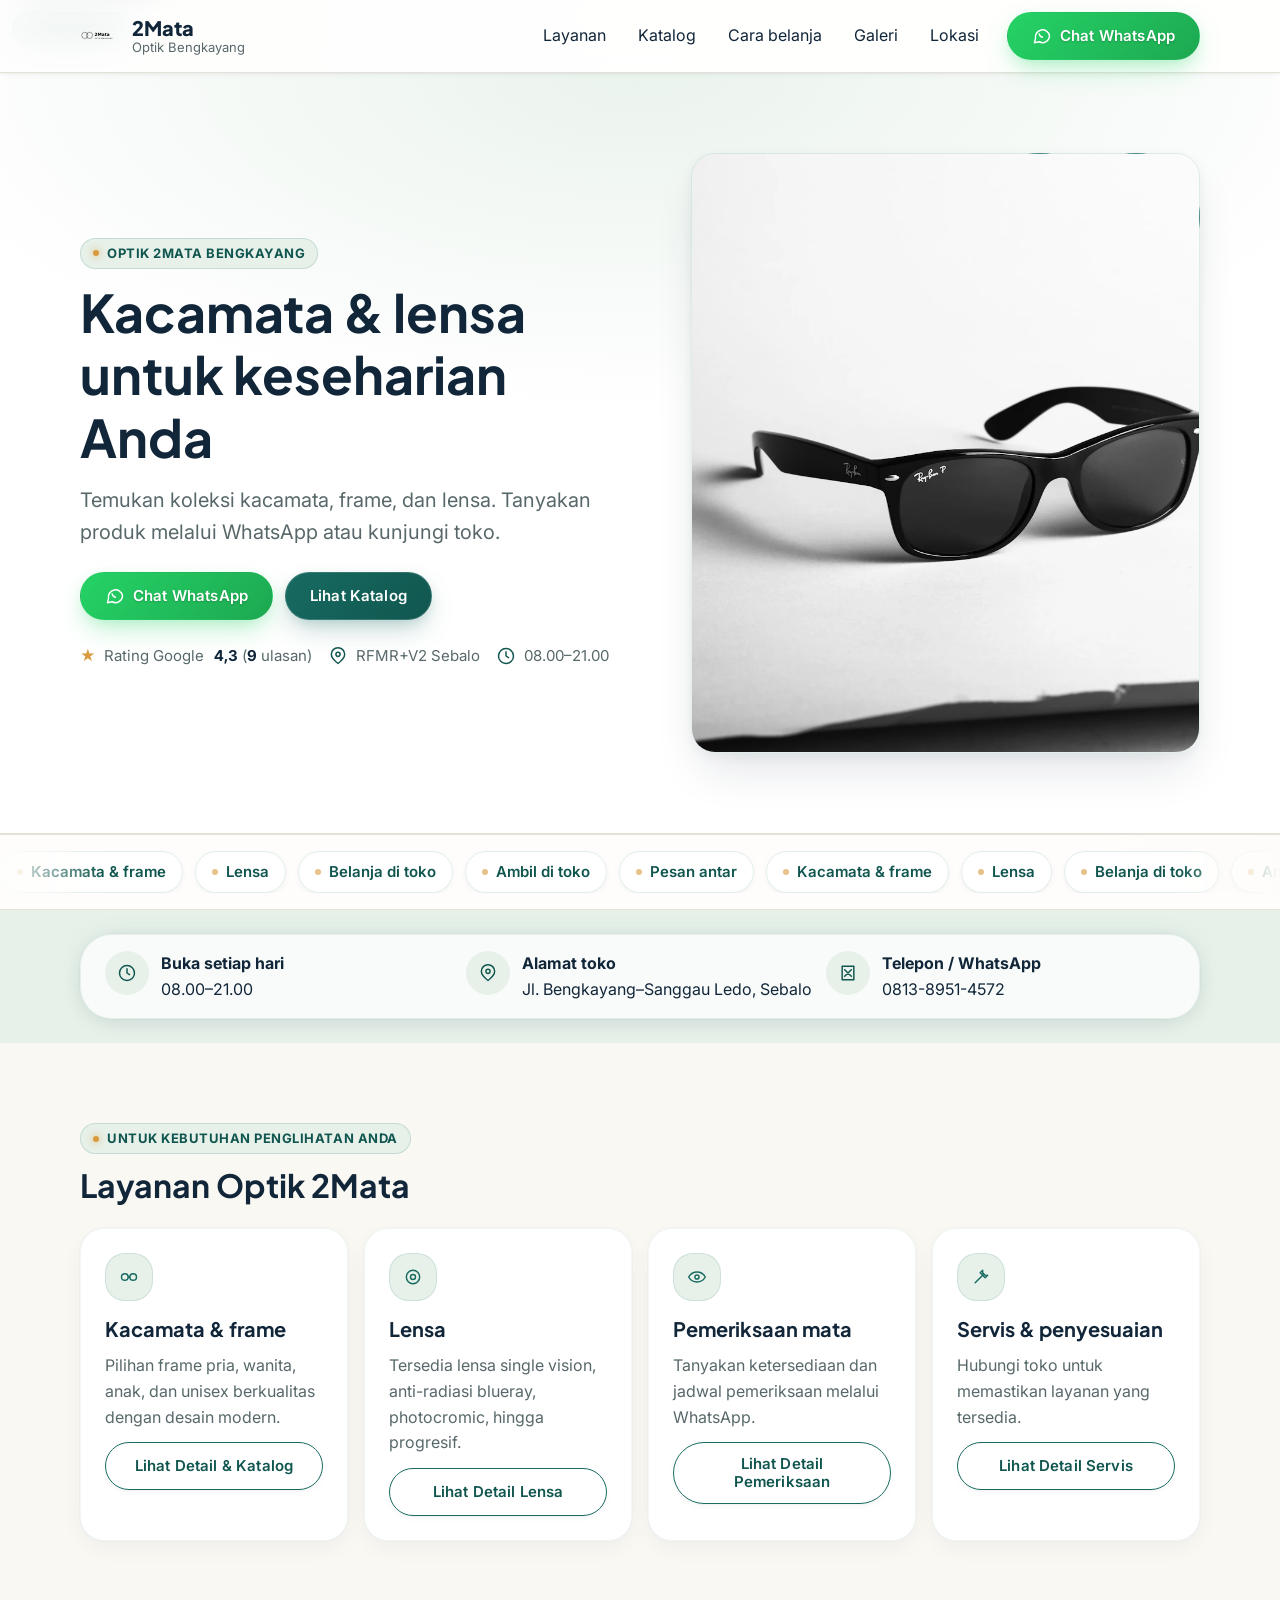
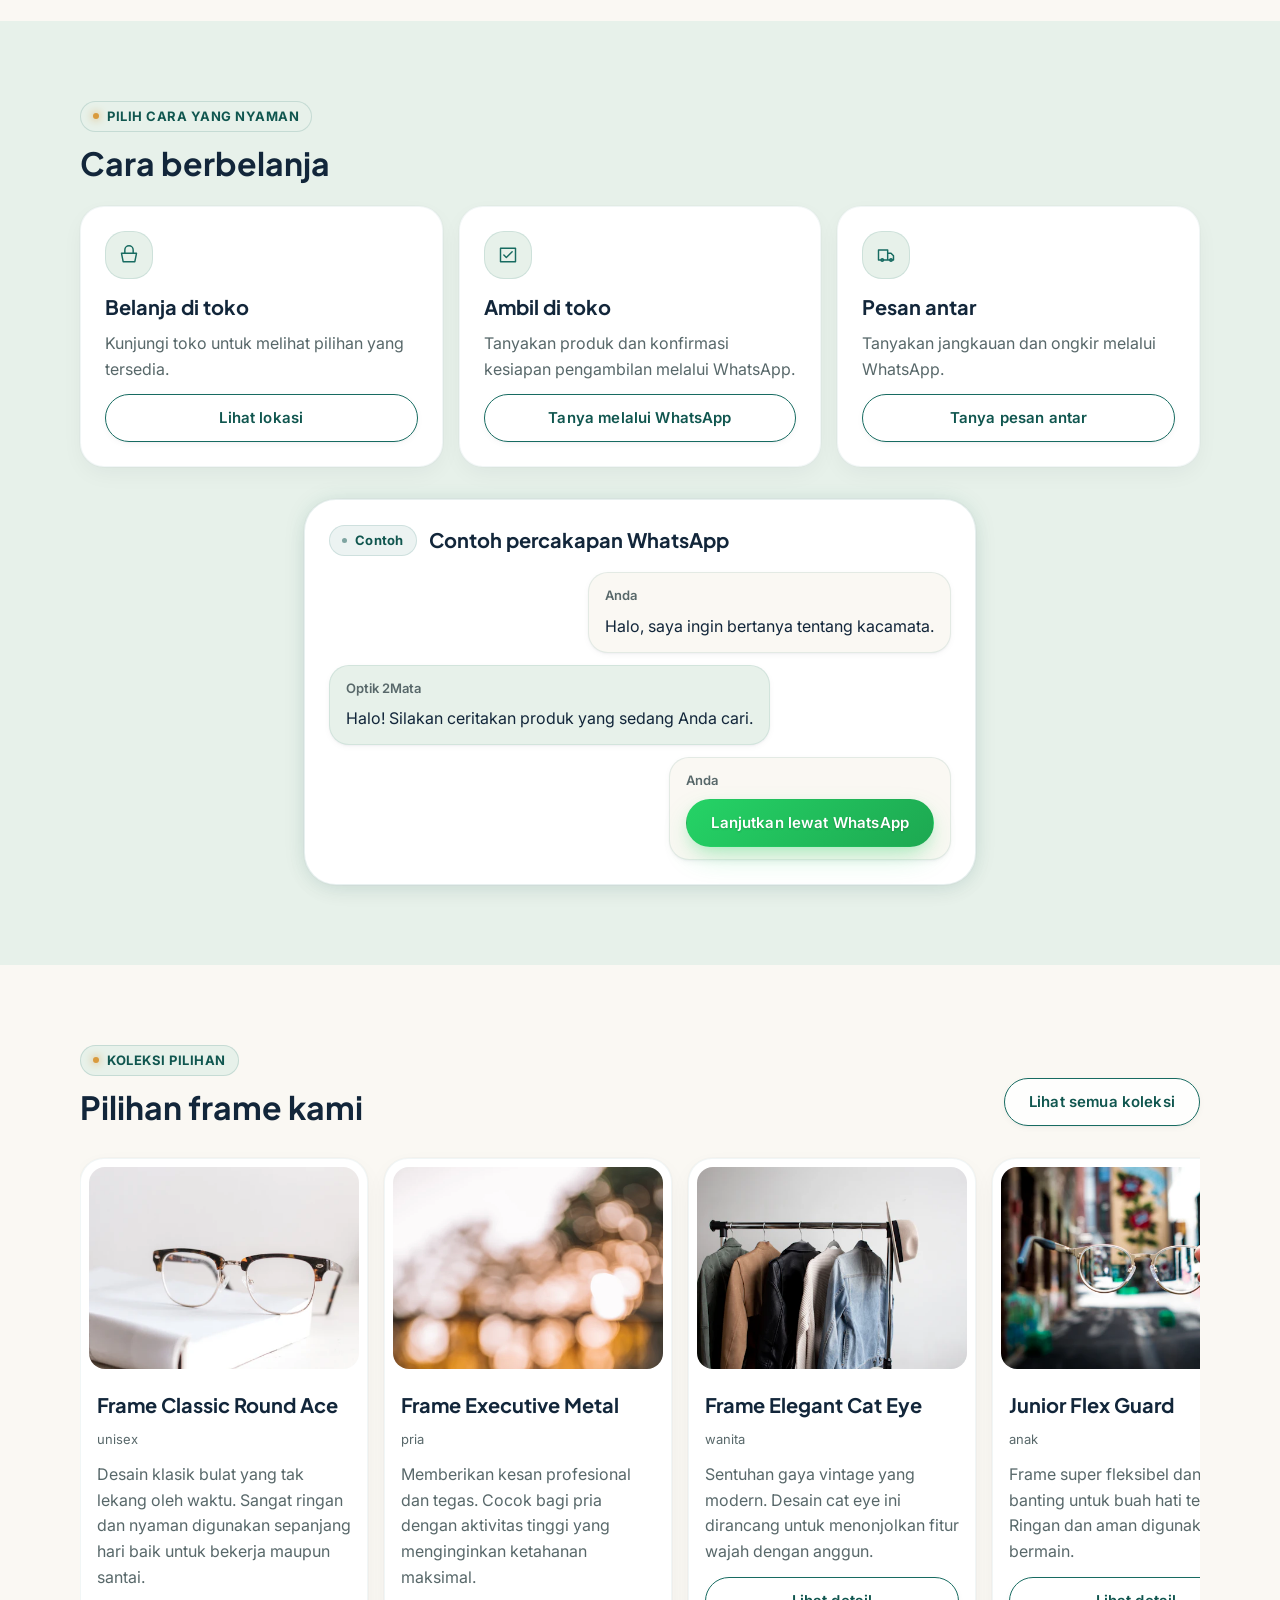
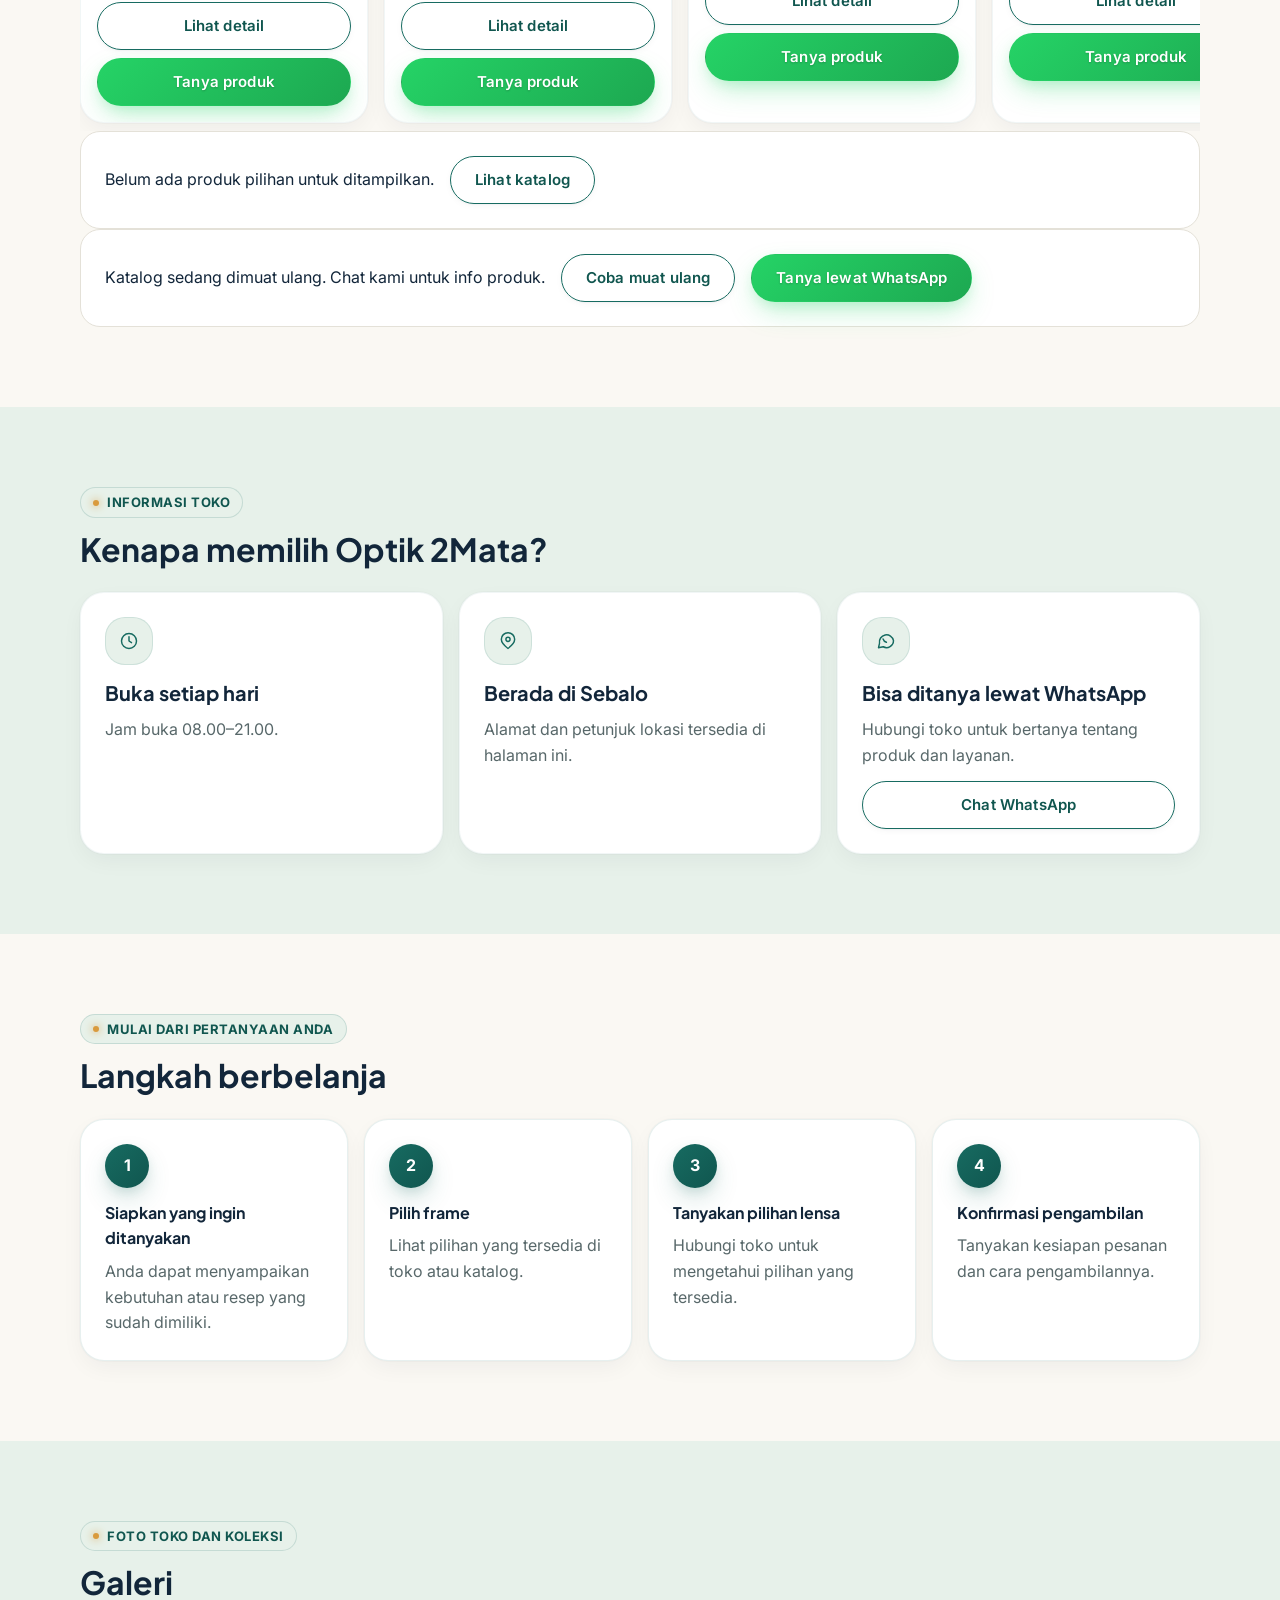
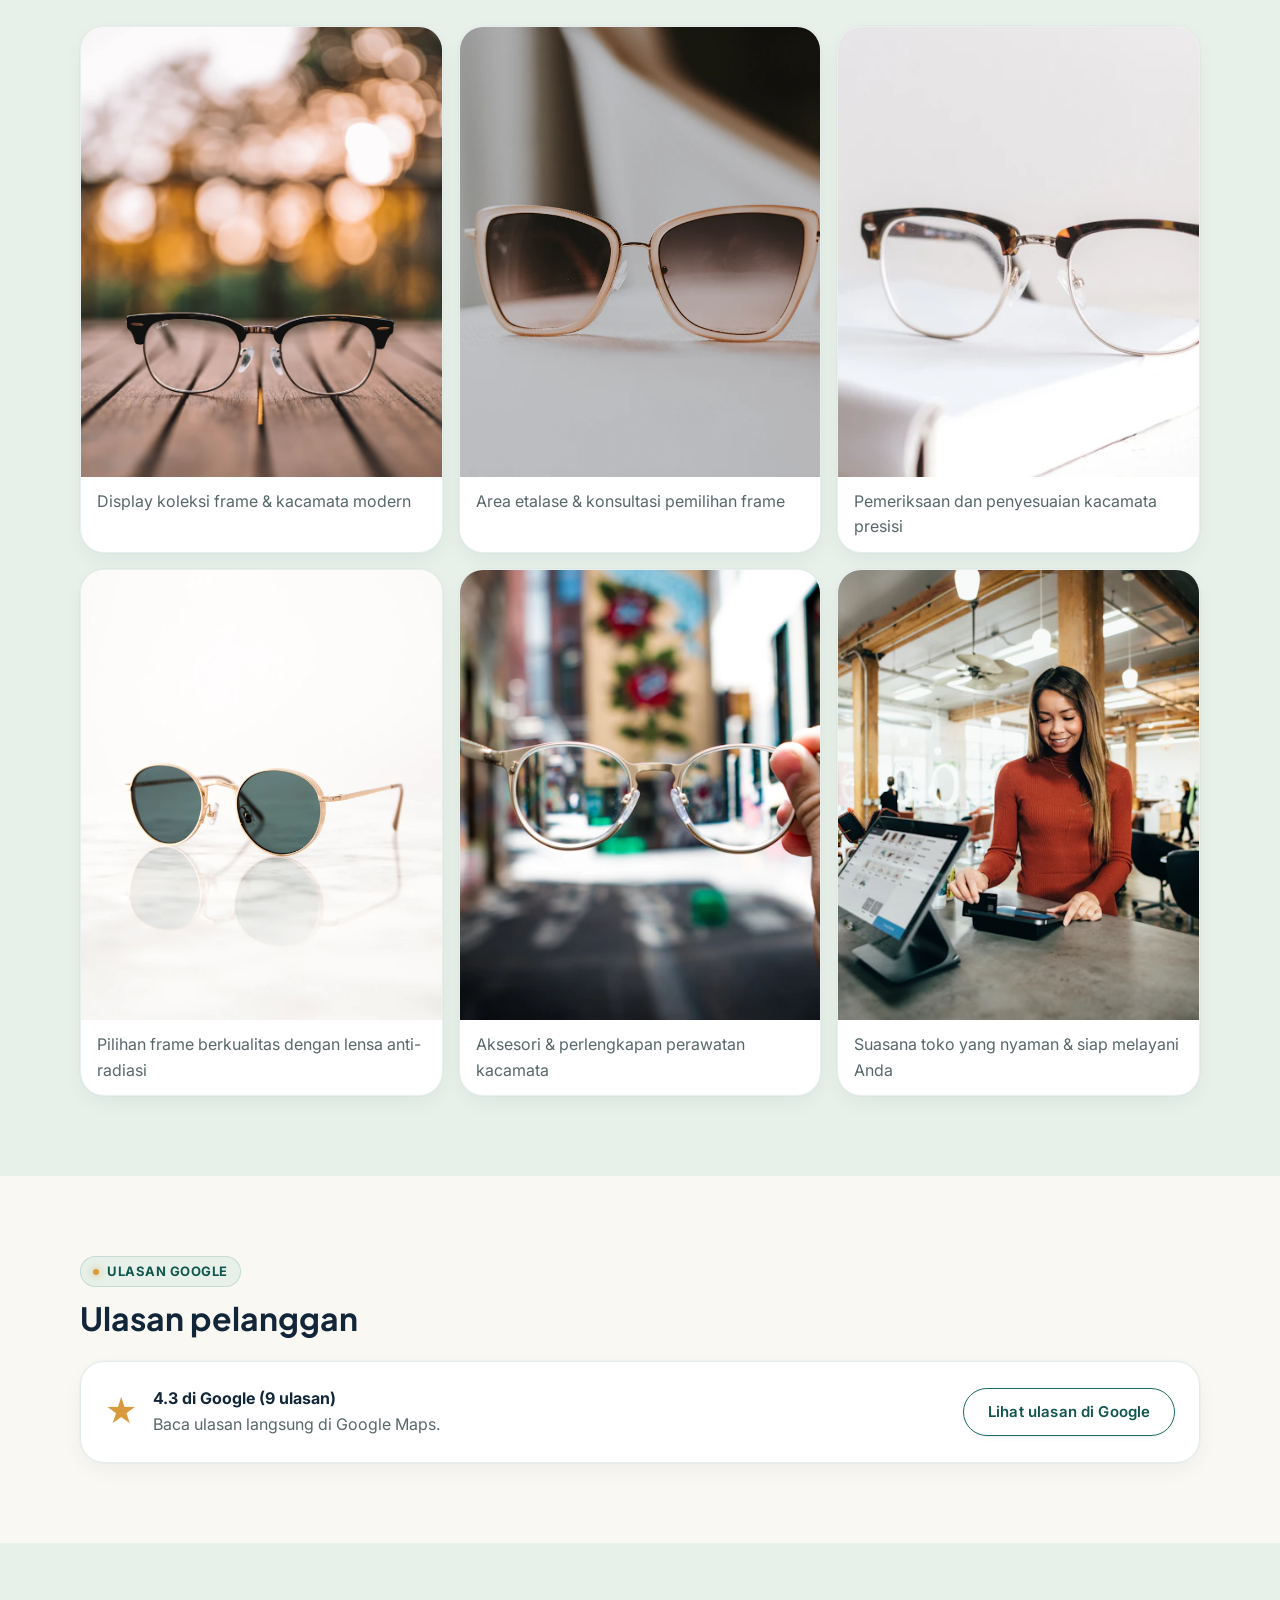
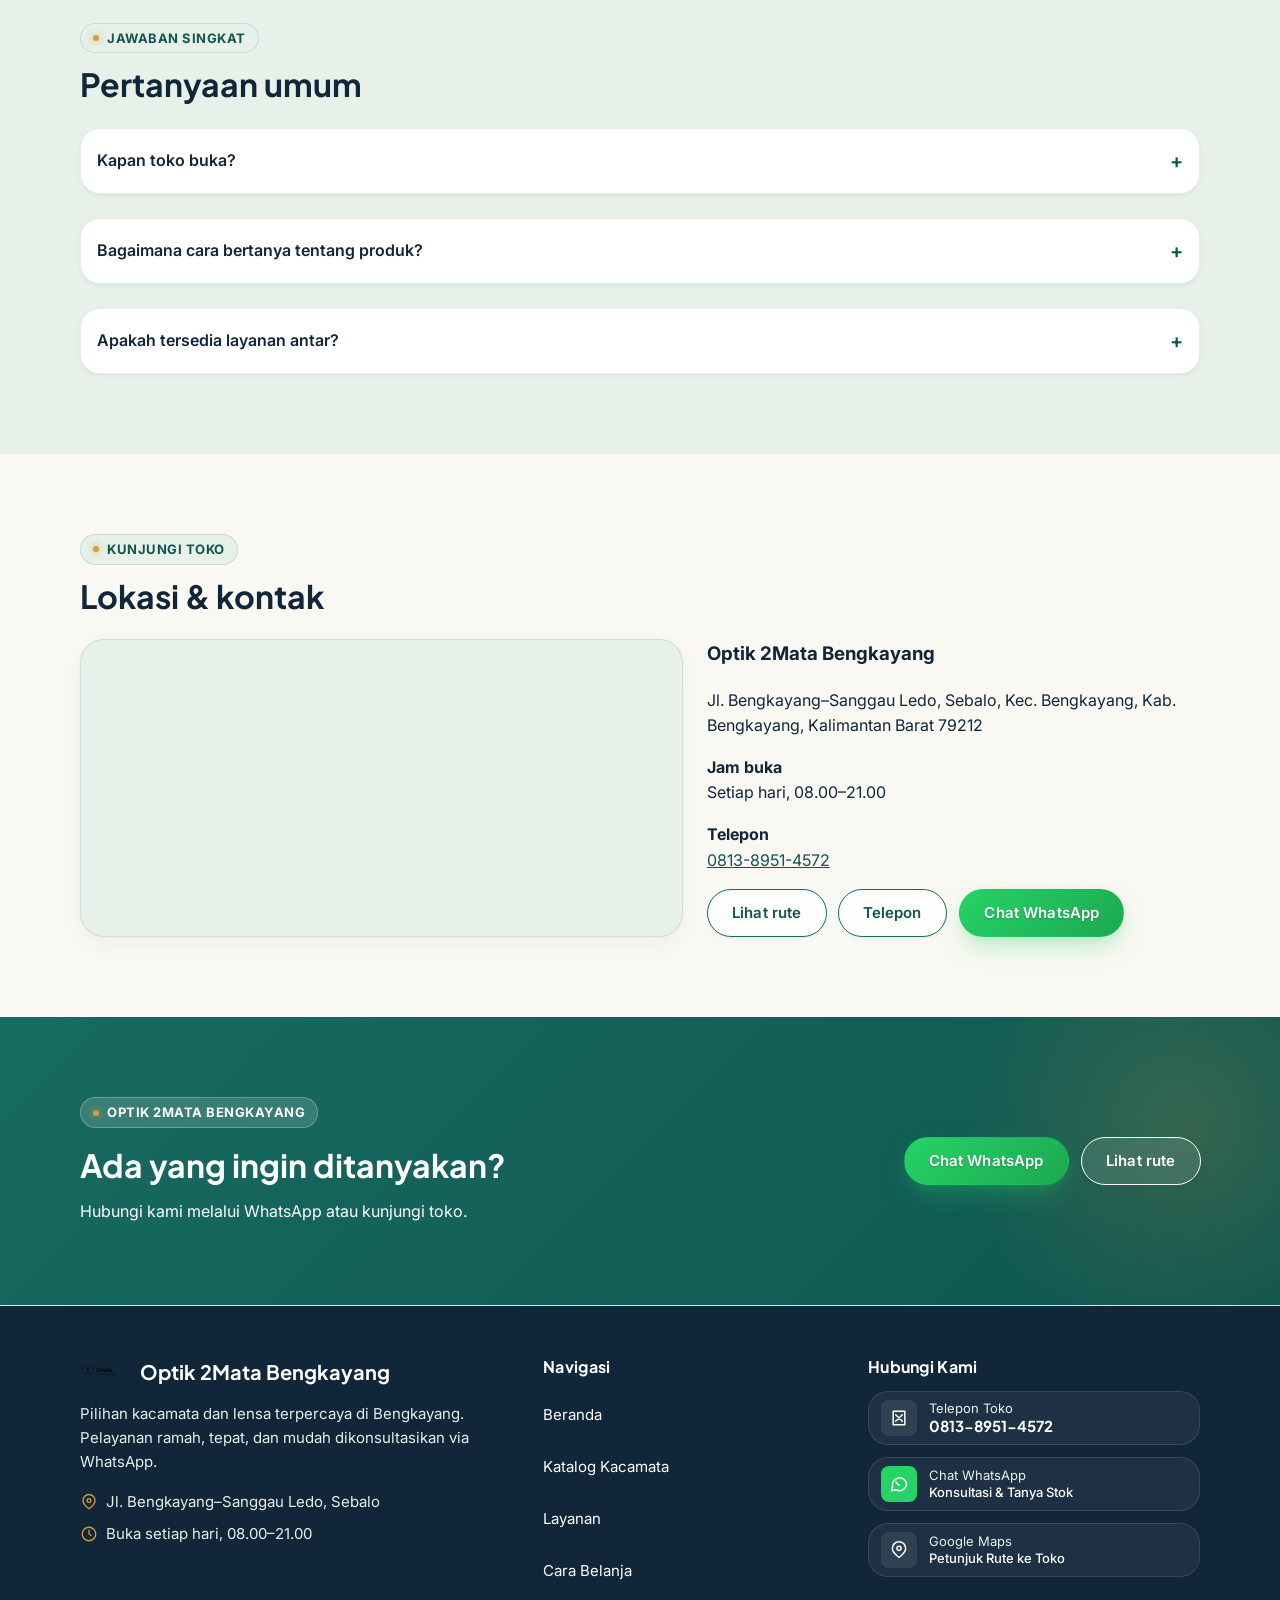
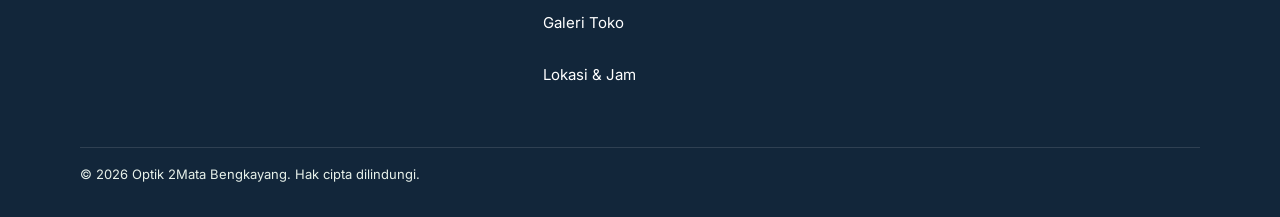
<file: index.html>
<!doctype html>
<html lang="id">
  <head>
    <meta charset="utf-8">
    <meta name="viewport" content="width=device-width, initial-scale=1">
    <meta name="description" content="Optik 2Mata Bengkayang di Sebalo. Kacamata, lensa, dan layanan optik. Buka setiap hari 08.00–21.00. Chat WhatsApp untuk tanya produk.">
    <link rel="canonical" href="https://arrowtin.github.io/optik2mata/">
    <meta property="og:type" content="website">
    <meta property="og:locale" content="id_ID">
    <meta property="og:site_name" content="Optik 2Mata Bengkayang">
    <meta property="og:title" content="Optik 2Mata Bengkayang — Kacamata &amp; Lensa di Sebalo">
    <meta property="og:description" content="Kacamata, lensa, dan layanan optik. Buka setiap hari 08.00–21.00.">
    <meta property="og:url" content="https://arrowtin.github.io/optik2mata/">
    <meta property="og:image" content="https://arrowtin.github.io/optik2mata/assets/img/brand/og-image.svg">
    <meta property="og:image:type" content="image/svg+xml">
    <meta property="og:image:width" content="1200">
    <meta property="og:image:height" content="630">
    <meta property="og:image:alt" content="Optik 2Mata Bengkayang — kacamata dan lensa di Sebalo">
    <meta name="twitter:card" content="summary_large_image">
    <meta name="twitter:image" content="https://arrowtin.github.io/optik2mata/assets/img/brand/og-image.svg">
    <title>Optik 2Mata Bengkayang — Kacamata &amp; Lensa di Sebalo</title>
    <link rel="icon" href="assets/img/brand/favicon.svg" type="image/svg+xml">
    <link rel="manifest" href="site.webmanifest">
    <script type="application/ld+json">
      {
        "@context": "https://schema.org",
        "@type": "Optician",
        "name": "Optik 2Mata Bengkayang",
        "image": "https://arrowtin.github.io/optik2mata/assets/img/brand/og-image.svg",
        "telephone": "+6281389514572",
        "address": {
          "@type": "PostalAddress",
          "streetAddress": "Jl. Bengkayang–Sanggau Ledo, Sebalo",
          "addressLocality": "Bengkayang",
          "addressRegion": "Kalimantan Barat",
          "postalCode": "79212",
          "addressCountry": "ID"
        },
        "openingHoursSpecification": [{
          "@type": "OpeningHoursSpecification",
          "dayOfWeek": ["Monday", "Tuesday", "Wednesday", "Thursday", "Friday", "Saturday", "Sunday"],
          "opens": "08:00",
          "closes": "21:00"
        }],
        "url": "https://arrowtin.github.io/optik2mata/",
        "hasMap": "https://maps.app.goo.gl/6pxQiTFackUhvsSF7"
      }
    </script>
    <link rel="preconnect" href="https://fonts.googleapis.com">
    <link rel="preconnect" href="https://fonts.gstatic.com" crossorigin>
    <link rel="preload" href="https://fonts.googleapis.com/css2?family=Plus+Jakarta+Sans:wght@700..800&amp;family=Inter:wght@400..600&amp;display=swap" as="style">
    <noscript><link href="https://fonts.googleapis.com/css2?family=Plus+Jakarta+Sans:wght@700..800&amp;family=Inter:wght@400..600&amp;display=swap" rel="stylesheet"></noscript>
    <link rel="preload" href="assets/img/foto/1572635196237-14b3f281503f-1000.webp" as="image" fetchpriority="high">
    <link rel="stylesheet" href="assets/css/tokens.css">
    <link rel="stylesheet" href="assets/css/base.css">
    <link rel="stylesheet" href="assets/css/components.css">
    <link rel="stylesheet" href="assets/css/pages.css">
    <link rel="stylesheet" href="assets/css/motion.css">
  </head>
  <body id="top" class="has-floating-wa">
    <a class="skip-link" href="#konten">Lewati ke konten</a>
    <header class="site-header">
      <div class="container navbar">
        <a class="brand" href="index.html">
          <img class="brand__logo" src="assets/img/brand/logo.svg" alt="" width="64" height="48">
          <span class="brand__text">
            <span class="brand__name" data-business="shortName">2Mata</span>
            <span class="brand__caption">Optik Bengkayang</span>
          </span>
        </a>
        <details class="nav-menu">
          <summary class="nav-menu__toggle" aria-label="Buka menu navigasi">
            <span class="nav-menu__toggle-icon" aria-hidden="true"><span></span><span></span><span></span></span>
            <span>Menu</span>
          </summary>
          <nav class="nav-menu__panel" aria-label="Navigasi utama">
            <a class="nav-menu__link" href="#layanan">Layanan</a>
            <a class="nav-menu__link" href="katalog.html">Katalog</a>
            <a class="nav-menu__link" href="#cara-belanja">Cara belanja</a>
            <a class="nav-menu__link" href="#galeri">Galeri</a>
            <a class="nav-menu__link" href="#lokasi">Lokasi</a>
            <a class="btn btn-wa js-wa-link" href="#cara-belanja">
              <svg class="icon" viewBox="0 0 24 24" aria-hidden="true"><path d="M21 11.5a8.4 8.4 0 0 1-12.4 7.4L3 20l1.2-5.2A8.4 8.4 0 1 1 21 11.5Z"></path><path d="M8.5 9.5c.6 2 2 3.4 4 4"></path></svg>
              Chat WhatsApp
            </a>
          </nav>
        </details>
      </div>
    </header>

    <main id="konten" tabindex="-1">
      <section class="hero" aria-labelledby="hero-title">
        <div class="container hero__layout">
          <div class="hero__content">
            <p class="eyebrow" data-business="name">Nama optik</p>
            <h1 class="hero__title" id="hero-title">Kacamata &amp; lensa untuk keseharian Anda</h1>
            <p class="hero__description">Temukan koleksi kacamata, frame, dan lensa. Tanyakan produk melalui WhatsApp atau kunjungi toko.</p>
            <div class="hero__actions">
              <a class="btn btn-wa js-wa-link" href="#cara-belanja">
                <svg class="icon" viewBox="0 0 24 24" aria-hidden="true"><path d="M21 11.5a8.4 8.4 0 0 1-12.4 7.4L3 20l1.2-5.2A8.4 8.4 0 1 1 21 11.5Z"></path><path d="M8.5 9.5c.6 2 2 3.4 4 4"></path></svg>
                Chat WhatsApp
              </a>
              <a class="btn btn-primary" href="katalog.html">Lihat Katalog</a>
            </div>
            <ul class="hero__trust" aria-label="Informasi toko">
              <li><span class="hero__trust-star" aria-hidden="true">★</span><span>Rating Google <strong class="hero__count hero__count--rating" data-count-up="rating">—</strong> (<strong class="hero__count hero__count--reviews" data-count-up="reviews">—</strong> ulasan)</span></li>
              <li><svg class="icon" viewBox="0 0 24 24" aria-hidden="true"><path d="M20 10c0 5-8 11-8 11S4 15 4 10a8 8 0 1 1 16 0Z"></path><circle cx="12" cy="10" r="2.5"></circle></svg><span data-business="plusCode">Area toko</span></li>
              <li><svg class="icon" viewBox="0 0 24 24" aria-hidden="true"><circle cx="12" cy="12" r="9"></circle><path d="M12 7v5l3 2"></path></svg><span data-business="hours">Jam buka</span></li>
            </ul>
          </div>
          <div class="hero__visual">
            <div class="lens-rings hero__rings" aria-hidden="true"></div>
            <img class="hero__image" src="assets/img/foto/1572635196237-14b3f281503f-1000.webp" alt="Koleksi kacamata dan frame elegan Optik 2Mata Bengkayang" width="800" height="600" fetchpriority="high">
          </div>
        </div>
      </section>

      <section class="service-marquee" data-feature="enableServiceMarquee" aria-label="Pilihan layanan Optik 2Mata" hidden>
        <div class="service-marquee__viewport">
          <div class="service-marquee__track">
            <ul class="service-marquee__group">
              <li class="service-marquee__chip">Kacamata &amp; frame</li>
              <li class="service-marquee__chip">Lensa</li>
              <li class="service-marquee__chip">Belanja di toko</li>
              <li class="service-marquee__chip">Ambil di toko</li>
              <li class="service-marquee__chip" data-feature="showDelivery" hidden>Pesan antar</li>
            </ul>
            <ul class="service-marquee__group" aria-hidden="true">
              <li class="service-marquee__chip">Kacamata &amp; frame</li>
              <li class="service-marquee__chip">Lensa</li>
              <li class="service-marquee__chip">Belanja di toko</li>
              <li class="service-marquee__chip">Ambil di toko</li>
              <li class="service-marquee__chip" data-feature="showDelivery" hidden>Pesan antar</li>
            </ul>
          </div>
        </div>
      </section>

      <section class="quick-info" aria-label="Informasi cepat toko">
        <div class="container info-strip">
          <div class="info-strip__item">
            <span class="info-strip__icon" aria-hidden="true"><svg class="icon" viewBox="0 0 24 24"><circle cx="12" cy="12" r="9"></circle><path d="M12 7v5l3 2"></path></svg></span>
            <span><strong>Buka setiap hari</strong><br><span data-business="hours">Jam buka</span></span>
          </div>
          <div class="info-strip__item">
            <span class="info-strip__icon" aria-hidden="true"><svg class="icon" viewBox="0 0 24 24"><path d="M20 10c0 5-8 11-8 11S4 15 4 10a8 8 0 1 1 16 0Z"></path><circle cx="12" cy="10" r="2.5"></circle></svg></span>
            <a class="quick-info__link" data-business-map href="#cara-belanja" rel="noopener"><strong>Alamat toko</strong><br><span data-business="addressShort">Alamat toko</span></a>
          </div>
          <div class="info-strip__item">
            <span class="info-strip__icon" aria-hidden="true"><svg class="icon" viewBox="0 0 24 24"><path d="M5 4h14v16H5z"></path><path d="m8 8 8 8m0-8-8 8"></path></svg></span>
            <a class="quick-info__link" data-business-phone-link href="#cara-belanja"><strong>Telepon / WhatsApp</strong><br><span data-business="phoneDisplay">Nomor toko</span></a>
          </div>
        </div>
      </section>

      <section class="page-section" id="layanan" aria-labelledby="services-title">
        <div class="container">
          <div class="section-heading">
            <p class="eyebrow">Untuk kebutuhan penglihatan Anda</p>
            <h2 class="section-heading__title" id="services-title">Layanan Optik 2Mata</h2>
          </div>
          <div class="service-grid">
            <article class="service-card">
              <span class="service-card__icon" aria-hidden="true"><svg class="icon" viewBox="0 0 24 24"><circle cx="7" cy="12" r="4"></circle><circle cx="17" cy="12" r="4"></circle><path d="M11 12h2"></path></svg></span>
              <h3 class="service-card__title"><a href="katalog.html">Kacamata &amp; frame</a></h3>
              <p class="service-card__description">Pilihan frame pria, wanita, anak, dan unisex berkualitas dengan desain modern.</p>
              <a class="btn btn-outline" href="katalog.html">Lihat Detail &amp; Katalog</a>
            </article>
            <article class="service-card">
              <span class="service-card__icon" aria-hidden="true"><svg class="icon" viewBox="0 0 24 24"><circle cx="12" cy="12" r="8"></circle><circle cx="12" cy="12" r="3"></circle></svg></span>
              <h3 class="service-card__title"><a class="js-wa-link" data-wa-message="Halo Optik 2Mata, saya ingin menanyakan detail pilihan lensa kacamata." href="#cara-belanja">Lensa</a></h3>
              <p class="service-card__description">Tersedia lensa single vision, anti-radiasi blueray, photocromic, hingga progresif.</p>
              <a class="btn btn-outline js-wa-link" data-wa-message="Halo Optik 2Mata, saya ingin menanyakan detail pilihan lensa kacamata." href="#cara-belanja">Lihat Detail Lensa</a>
            </article>
            <article class="service-card" data-feature="showEyeExam" hidden>
              <span class="service-card__icon" aria-hidden="true"><svg class="icon" viewBox="0 0 24 24"><path d="M2 12s3.5-6 10-6 10 6 10 6-3.5 6-10 6S2 12 2 12Z"></path><circle cx="12" cy="12" r="2.5"></circle></svg></span>
              <h3 class="service-card__title">Pemeriksaan mata</h3>
              <p class="service-card__description">Tanyakan ketersediaan dan jadwal pemeriksaan melalui WhatsApp.</p>
              <a class="btn btn-outline js-wa-link" data-wa-message="Halo Optik 2Mata, saya ingin menanyakan jadwal dan detail pemeriksaan mata." href="#cara-belanja">Lihat Detail Pemeriksaan</a>
            </article>
            <article class="service-card" data-feature="showRepair" hidden>
              <span class="service-card__icon" aria-hidden="true"><svg class="icon" viewBox="0 0 24 24"><path d="m14 7 3 3M5 19l8.5-8.5M14 4a5 5 0 0 0 6 6l-3 3-6-6 3-3Z"></path></svg></span>
              <h3 class="service-card__title">Servis &amp; penyesuaian</h3>
              <p class="service-card__description">Hubungi toko untuk memastikan layanan yang tersedia.</p>
              <a class="btn btn-outline js-wa-link" data-wa-message="Halo Optik 2Mata, saya ingin menanyakan detail servis dan penyesuaian kacamata." href="#cara-belanja">Lihat Detail Servis</a>
            </article>
          </div>
        </div>
      </section>

      <section class="page-section page-section--soft" id="cara-belanja" aria-labelledby="shopping-title">
        <div class="container">
          <div class="section-heading">
            <p class="eyebrow">Pilih cara yang nyaman</p>
            <h2 class="section-heading__title" id="shopping-title">Cara berbelanja</h2>
          </div>
          <div class="service-grid shopping-grid">
            <article class="service-card">
              <span class="service-card__icon" aria-hidden="true"><svg class="icon" viewBox="0 0 24 24"><path d="M3 10h18l-2 10H5L3 10Z"></path><path d="M7 10V6a5 5 0 0 1 10 0v4"></path></svg></span>
              <h3 class="service-card__title">Belanja di toko</h3>
              <p class="service-card__description">Kunjungi toko untuk melihat pilihan yang tersedia.</p>
              <a class="btn btn-outline" data-business-map href="#cara-belanja" rel="noopener">Lihat lokasi</a>
            </article>
            <article class="service-card">
              <span class="service-card__icon" aria-hidden="true"><svg class="icon" viewBox="0 0 24 24"><path d="M3 4h18v16H3z"></path><path d="m7 12 3 3 7-7"></path></svg></span>
              <h3 class="service-card__title">Ambil di toko</h3>
              <p class="service-card__description">Tanyakan produk dan konfirmasi kesiapan pengambilan melalui WhatsApp.</p>
              <a class="btn btn-outline js-wa-link" href="#cara-belanja">Tanya melalui WhatsApp</a>
            </article>
            <article class="service-card" data-feature="showDelivery">
              <span class="service-card__icon" aria-hidden="true"><svg class="icon" viewBox="0 0 24 24"><path d="M3 6h11v12H3zM14 10h4l3 3v5h-7z"></path><circle cx="7.5" cy="18" r="1.5"></circle><circle cx="18" cy="18" r="1.5"></circle></svg></span>
              <h3 class="service-card__title">Pesan antar</h3>
              <p class="service-card__description">Tanyakan jangkauan dan ongkir melalui WhatsApp.</p>
              <a class="btn btn-outline js-wa-delivery" href="#cara-belanja">Tanya pesan antar</a>
            </article>
          </div>
          <aside class="shopping-mockup" data-feature="enableShoppingMockup" data-shopping-mockup aria-labelledby="shopping-mockup-title" hidden>
            <div class="shopping-mockup__heading">
              <span class="badge">Contoh</span>
              <h3 class="shopping-mockup__title" id="shopping-mockup-title">Contoh percakapan WhatsApp</h3>
            </div>
            <ol class="shopping-mockup__thread" aria-label="Simulasi percakapan">
              <li class="shopping-mockup__message shopping-mockup__message--customer"><span>Anda</span><p>Halo, saya ingin bertanya tentang kacamata.</p></li>
              <li class="shopping-mockup__message shopping-mockup__message--store"><span>Optik 2Mata</span><p>Halo! Silakan ceritakan produk yang sedang Anda cari.</p></li>
              <li class="shopping-mockup__message shopping-mockup__message--customer"><span>Anda</span><a class="btn btn-wa js-wa-link" data-wa-message="Halo Optik 2Mata, saya ingin bertanya tentang kacamata." href="#cara-belanja">Lanjutkan lewat WhatsApp</a></li>
            </ol>
          </aside>
        </div>
      </section>

      <section class="page-section" id="pilihan" aria-labelledby="featured-title">
        <div class="container">
          <div class="section-heading section-heading--row">
            <div>
              <p class="eyebrow">Koleksi pilihan</p>
              <h2 class="section-heading__title" id="featured-title">Pilihan frame kami</h2>
            </div>
            <a class="btn btn-outline" href="katalog.html">Lihat semua koleksi</a>
          </div>
          <div class="product-grid featured-carousel" data-feature="enableFeaturedCarousel" data-featured-products role="region" aria-label="Katalog pilihan, geser untuk melihat produk" tabindex="0" aria-live="polite" hidden></div>
          <div class="catalog-message" data-featured-empty hidden>
            <p>Belum ada produk pilihan untuk ditampilkan.</p>
            <a class="btn btn-outline" href="katalog.html">Lihat katalog</a>
          </div>
          <div class="catalog-message" data-product-error hidden>
            <p data-product-error-text>Katalog sedang dimuat ulang. Chat kami untuk info produk.</p>
            <a class="btn btn-outline" href="">Coba muat ulang</a>
            <a class="btn btn-wa js-wa-link" href="#cara-belanja">Tanya lewat WhatsApp</a>
          </div>
        </div>
      </section>

      <section class="page-section page-section--soft" id="keunggulan" aria-labelledby="advantages-title">
        <div class="container">
          <div class="section-heading">
            <p class="eyebrow">Informasi toko</p>
            <h2 class="section-heading__title" id="advantages-title">Kenapa memilih Optik 2Mata?</h2>
          </div>
          <div class="service-grid advantages-grid">
            <article class="service-card">
              <span class="service-card__icon" aria-hidden="true"><svg class="icon" viewBox="0 0 24 24"><circle cx="12" cy="12" r="9"></circle><path d="M12 7v5l3 2"></path></svg></span>
              <h3 class="service-card__title">Buka setiap hari</h3>
              <p class="service-card__description">Jam buka <span data-business="hours">sesuai jadwal toko</span>.</p>
            </article>
            <article class="service-card">
              <span class="service-card__icon" aria-hidden="true"><svg class="icon" viewBox="0 0 24 24"><path d="M20 10c0 5-8 11-8 11S4 15 4 10a8 8 0 1 1 16 0Z"></path><circle cx="12" cy="10" r="2.5"></circle></svg></span>
              <h3 class="service-card__title">Berada di Sebalo</h3>
              <p class="service-card__description">Alamat dan petunjuk lokasi tersedia di halaman ini.</p>
            </article>
            <article class="service-card">
              <span class="service-card__icon" aria-hidden="true"><svg class="icon" viewBox="0 0 24 24"><path d="M21 11.5a8.4 8.4 0 0 1-12.4 7.4L3 20l1.2-5.2A8.4 8.4 0 1 1 21 11.5Z"></path><path d="M8.5 9.5c.6 2 2 3.4 4 4"></path></svg></span>
              <h3 class="service-card__title">Bisa ditanya lewat WhatsApp</h3>
              <p class="service-card__description">Hubungi toko untuk bertanya tentang produk dan layanan.</p>
              <a class="btn btn-outline js-wa-link" href="#cara-belanja">Chat WhatsApp</a>
            </article>
          </div>
        </div>
      </section>

      <section class="page-section" id="proses" aria-labelledby="process-title">
        <div class="container">
          <div class="section-heading">
            <p class="eyebrow">Mulai dari pertanyaan Anda</p>
            <h2 class="section-heading__title" id="process-title">Langkah berbelanja</h2>
          </div>
          <ol class="process-list">
            <li class="process-step"><span class="process-step__number">1</span><h3>Siapkan yang ingin ditanyakan</h3><p>Anda dapat menyampaikan kebutuhan atau resep yang sudah dimiliki.</p></li>
            <li class="process-step"><span class="process-step__number">2</span><h3>Pilih frame</h3><p>Lihat pilihan yang tersedia di toko atau katalog.</p></li>
            <li class="process-step"><span class="process-step__number">3</span><h3>Tanyakan pilihan lensa</h3><p>Hubungi toko untuk mengetahui pilihan yang tersedia.</p></li>
            <li class="process-step"><span class="process-step__number">4</span><h3>Konfirmasi pengambilan</h3><p>Tanyakan kesiapan pesanan dan cara pengambilannya.</p></li>
          </ol>
        </div>
      </section>

      <section class="page-section page-section--soft" id="galeri" aria-labelledby="gallery-title">
        <div class="container">
          <div class="section-heading">
            <p class="eyebrow">Foto toko dan koleksi</p>
            <h2 class="section-heading__title" id="gallery-title">Galeri</h2>
          </div>
          <div class="gallery-grid">
            <figure class="gallery-card">
              <img src="assets/img/foto/1591076482161-42ce6da69f67-800.webp" alt="Display koleksi frame dan kacamata modern Optik 2Mata" width="800" height="450" loading="lazy">
              <figcaption>Display koleksi frame &amp; kacamata modern</figcaption>
            </figure>
            <figure class="gallery-card">
              <img src="assets/img/foto/1508296695146-257a814070b4-800.webp" alt="Area etalase dan meja konsultasi frame kacamata" width="800" height="450" loading="lazy">
              <figcaption>Area etalase &amp; konsultasi pemilihan frame</figcaption>
            </figure>
            <figure class="gallery-card">
              <img src="assets/img/foto/1574258495973-f010dfbb5371-800.webp" alt="Pemeriksaan dan penyesuaian kacamata presisi" width="800" height="450" loading="lazy">
              <figcaption>Pemeriksaan dan penyesuaian kacamata presisi</figcaption>
            </figure>
            <figure class="gallery-card">
              <img src="assets/img/foto/1511499767150-a48a237f0083-800.webp" alt="Pilihan frame kacamata berkualitas dengan lensa anti-radiasi" width="800" height="450" loading="lazy">
              <figcaption>Pilihan frame berkualitas dengan lensa anti-radiasi</figcaption>
            </figure>
            <figure class="gallery-card">
              <img src="assets/img/foto/1516714819001-8ee7a13b71d7-800.webp" alt="Aksesori kotak kacamata dan perlengkapan optik" width="800" height="450" loading="lazy">
              <figcaption>Aksesori &amp; perlengkapan perawatan kacamata</figcaption>
            </figure>
            <figure class="gallery-card">
              <img src="assets/img/foto/1556740738-b6a63e27c4df-800.webp" alt="Suasana toko Optik 2Mata yang nyaman dan ramah" width="800" height="450" loading="lazy">
              <figcaption>Suasana toko yang nyaman &amp; siap melayani Anda</figcaption>
            </figure>
          </div>
        </div>
      </section>

      <section class="page-section" id="testimoni" aria-labelledby="reviews-title">
        <div class="container">
          <div class="section-heading">
            <p class="eyebrow">Ulasan Google</p>
            <h2 class="section-heading__title" id="reviews-title">Ulasan pelanggan</h2>
          </div>
          <div class="review-summary">
            <span class="review-summary__star" aria-hidden="true">★</span>
            <p><strong data-business="ratingText">Rating tersedia di Google Maps</strong><br><span class="review-summary__note">Baca ulasan langsung di Google Maps.</span></p>
            <a class="btn btn-outline" data-business-map href="#lokasi" rel="noopener">Lihat ulasan di Google</a>
          </div>
          <div class="testimonial-placeholder" data-feature="showTestimonials" hidden>
            <p>Kutipan pelanggan akan ditampilkan setelah mendapatkan izin.</p>
          </div>
        </div>
      </section>

      <section class="page-section page-section--soft" id="faq" aria-labelledby="faq-title">
        <div class="container container--narrow">
          <div class="section-heading">
            <p class="eyebrow">Jawaban singkat</p>
            <h2 class="section-heading__title" id="faq-title">Pertanyaan umum</h2>
          </div>
          <div class="faq-list">
            <details class="accordion">
              <summary class="accordion__summary">Kapan toko buka?</summary>
              <div class="accordion__content"><p>Toko buka setiap hari pukul <span data-business="hours">sesuai jadwal toko</span>.</p></div>
            </details>
            <details class="accordion">
              <summary class="accordion__summary">Bagaimana cara bertanya tentang produk?</summary>
              <div class="accordion__content"><p>Hubungi kami melalui WhatsApp dan sebutkan produk yang ingin Anda tanyakan.</p><a class="btn btn-wa js-wa-link" href="#cara-belanja">Chat WhatsApp</a></div>
            </details>
            <details class="accordion" data-feature="showDelivery" hidden>
              <summary class="accordion__summary">Apakah tersedia layanan antar?</summary>
              <div class="accordion__content"><p>Layanan pesan antar tersedia. Tanyakan jangkauan dan ongkir melalui WhatsApp.</p><a class="btn btn-outline js-wa-delivery" href="#cara-belanja">Tanya pesan antar</a></div>
            </details>
            <details class="accordion" data-feature="showEyeExam" hidden>
              <summary class="accordion__summary">Apakah bisa periksa mata di sini?</summary>
              <div class="accordion__content"><p>Silakan hubungi toko untuk memastikan layanan dan jadwalnya.</p><a class="btn btn-outline js-wa-link" href="#cara-belanja">Tanya jadwal</a></div>
            </details>
            <details class="accordion" data-feature="showTurnaroundInfo" hidden>
              <summary class="accordion__summary">Berapa lama pembuatan kacamata?</summary>
              <div class="accordion__content"><p>Waktu pengerjaan perlu dikonfirmasi langsung dengan toko.</p></div>
            </details>
            <details class="accordion" data-feature="showPaymentInfo" hidden>
              <summary class="accordion__summary">Metode pembayaran apa yang diterima?</summary>
              <div class="accordion__content"><p>Silakan hubungi toko untuk memastikan metode pembayaran.</p></div>
            </details>
          </div>
        </div>
      </section>

      <section class="page-section" id="lokasi" aria-labelledby="location-title">
        <div class="container">
          <div class="section-heading">
            <p class="eyebrow">Kunjungi toko</p>
            <h2 class="section-heading__title" id="location-title">Lokasi &amp; kontak</h2>
          </div>
          <div class="location-layout">
            <div class="location-map">
              <iframe data-business-map-embed src="about:blank" title="Peta lokasi Optik 2Mata Bengkayang" width="600" height="450" loading="lazy" referrerpolicy="no-referrer-when-downgrade"></iframe>
            </div>
            <div class="location-details">
              <h3 data-business="name">Nama optik</h3>
              <p data-business="address">Alamat toko</p>
              <p><strong>Jam buka</strong><br>Setiap hari, <span data-business="hours">sesuai jadwal toko</span></p>
              <p><strong>Telepon</strong><br><a data-business-phone-link href="#lokasi"><span data-business="phoneDisplay">Nomor toko</span></a></p>
              <div class="styleguide-row">
                <a class="btn btn-outline" data-business-map href="#lokasi" rel="noopener">Lihat rute</a>
                <a class="btn btn-outline" data-business-phone-link href="#lokasi">Telepon</a>
                <a class="btn btn-wa js-wa-link" href="#cara-belanja">Chat WhatsApp</a>
              </div>
            </div>
          </div>
        </div>
      </section>

      <section class="closing-cta" aria-labelledby="closing-title">
        <div class="container closing-cta__inner">
          <div>
            <p class="eyebrow">Optik 2Mata Bengkayang</p>
            <h2 class="closing-cta__title" id="closing-title">Ada yang ingin ditanyakan?</h2>
            <p class="closing-cta__description">Hubungi kami melalui WhatsApp atau kunjungi toko.</p>
          </div>
          <div class="styleguide-row">
            <a class="btn btn-wa js-wa-link" href="#cara-belanja">Chat WhatsApp</a>
            <a class="btn btn-outline" data-business-map href="#lokasi" rel="noopener">Lihat rute</a>
          </div>
        </div>
      </section>

      <footer class="site-footer">
        <div class="container site-footer__inner">
          <div class="site-footer__brand" data-footer-reveal>
            <div class="site-footer__brand-header">
              <img class="site-footer__logo" src="assets/img/brand/logo.svg" alt="" width="48" height="36" loading="lazy">
              <h2 class="site-footer__brand-title" data-business="name">Optik 2Mata Bengkayang</h2>
            </div>
            <p class="site-footer__tagline">Pilihan kacamata dan lensa terpercaya di Bengkayang. Pelayanan ramah, tepat, dan mudah dikonsultasikan via WhatsApp.</p>
            <div class="site-footer__meta">
              <p class="site-footer__meta-item">
                <svg class="icon site-footer__meta-icon" viewBox="0 0 24 24" aria-hidden="true"><path d="M20 10c0 5-8 11-8 11S4 15 4 10a8 8 0 1 1 16 0Z"></path><circle cx="12" cy="10" r="2.5"></circle></svg>
                <span data-business="addressShort">Jl. Bengkayang–Sanggau Ledo, Sebalo</span>
              </p>
              <p class="site-footer__meta-item">
                <svg class="icon site-footer__meta-icon" viewBox="0 0 24 24" aria-hidden="true"><circle cx="12" cy="12" r="9"></circle><path d="M12 7v5l3 2"></path></svg>
                <span>Buka setiap hari, <span data-business="hours">08.00–21.00</span></span>
              </p>
            </div>
          </div>

          <div class="site-footer__group site-footer__nav" data-footer-reveal>
            <h2 class="site-footer__title">Navigasi</h2>
            <nav class="site-footer__nav-list" aria-label="Navigasi footer">
              <a class="site-footer__link" href="index.html">Beranda</a>
              <a class="site-footer__link" href="katalog.html">Katalog Kacamata</a>
              <a class="site-footer__link" href="#layanan">Layanan</a>
              <a class="site-footer__link" href="#cara-belanja">Cara Belanja</a>
              <a class="site-footer__link" href="#galeri">Galeri Toko</a>
              <a class="site-footer__link" href="#lokasi">Lokasi &amp; Jam</a>
            </nav>
          </div>

          <div class="site-footer__group site-footer__contact" data-footer-reveal>
            <h2 class="site-footer__title">Hubungi Kami</h2>
            <div class="site-footer__contact-list">
              <a class="site-footer__contact-card" data-business-phone-link href="#lokasi">
                <span class="site-footer__contact-icon" aria-hidden="true">
                  <svg class="icon" viewBox="0 0 24 24"><path d="M5 4h14v16H5z"></path><path d="m8 8 8 8m0-8-8 8"></path></svg>
                </span>
                <span class="site-footer__contact-content">
                  <span class="site-footer__contact-label">Telepon Toko</span>
                  <strong class="site-footer__contact-value" data-business="phoneDisplay">0813-8951-4572</strong>
                </span>
              </a>

              <a class="site-footer__contact-card site-footer__contact-card--wa js-wa-link" href="#cara-belanja">
                <span class="site-footer__contact-icon site-footer__contact-icon--wa" aria-hidden="true">
                  <svg class="icon" viewBox="0 0 24 24"><path d="M21 11.5a8.4 8.4 0 0 1-12.4 7.4L3 20l1.2-5.2A8.4 8.4 0 1 1 21 11.5Z"></path><path d="M8.5 9.5c.6 2 2 3.4 4 4"></path></svg>
                </span>
                <span class="site-footer__contact-content">
                  <span class="site-footer__contact-label">Chat WhatsApp</span>
                  <span class="site-footer__contact-desc">Konsultasi &amp; Tanya Stok</span>
                </span>
              </a>

              <a class="site-footer__contact-card" data-business-map href="#lokasi" rel="noopener">
                <span class="site-footer__contact-icon" aria-hidden="true">
                  <svg class="icon" viewBox="0 0 24 24"><path d="M20 10c0 5-8 11-8 11S4 15 4 10a8 8 0 1 1 16 0Z"></path><circle cx="12" cy="10" r="2.5"></circle></svg>
                </span>
                <span class="site-footer__contact-content">
                  <span class="site-footer__contact-label">Google Maps</span>
                  <span class="site-footer__contact-desc">Petunjuk Rute ke Toko</span>
                </span>
              </a>
            </div>
          </div>

          <div class="site-footer__copyright" data-footer-reveal>
            <p class="site-footer__text">© <span data-current-year>2026</span> <span data-business="name">Optik 2Mata Bengkayang</span>. Hak cipta dilindungi.</p>
          </div>
        </div>
      </footer>
    </main>

    <a class="btn btn-wa btn-wa-floating js-wa-link" href="#cara-belanja">Chat WhatsApp</a>
    <a class="btn btn-outline back-to-top" data-back-to-top href="#top" hidden>Kembali ke atas</a>
    <script type="module" src="assets/js/main.js"></script>
  </body>
</html>
</file>
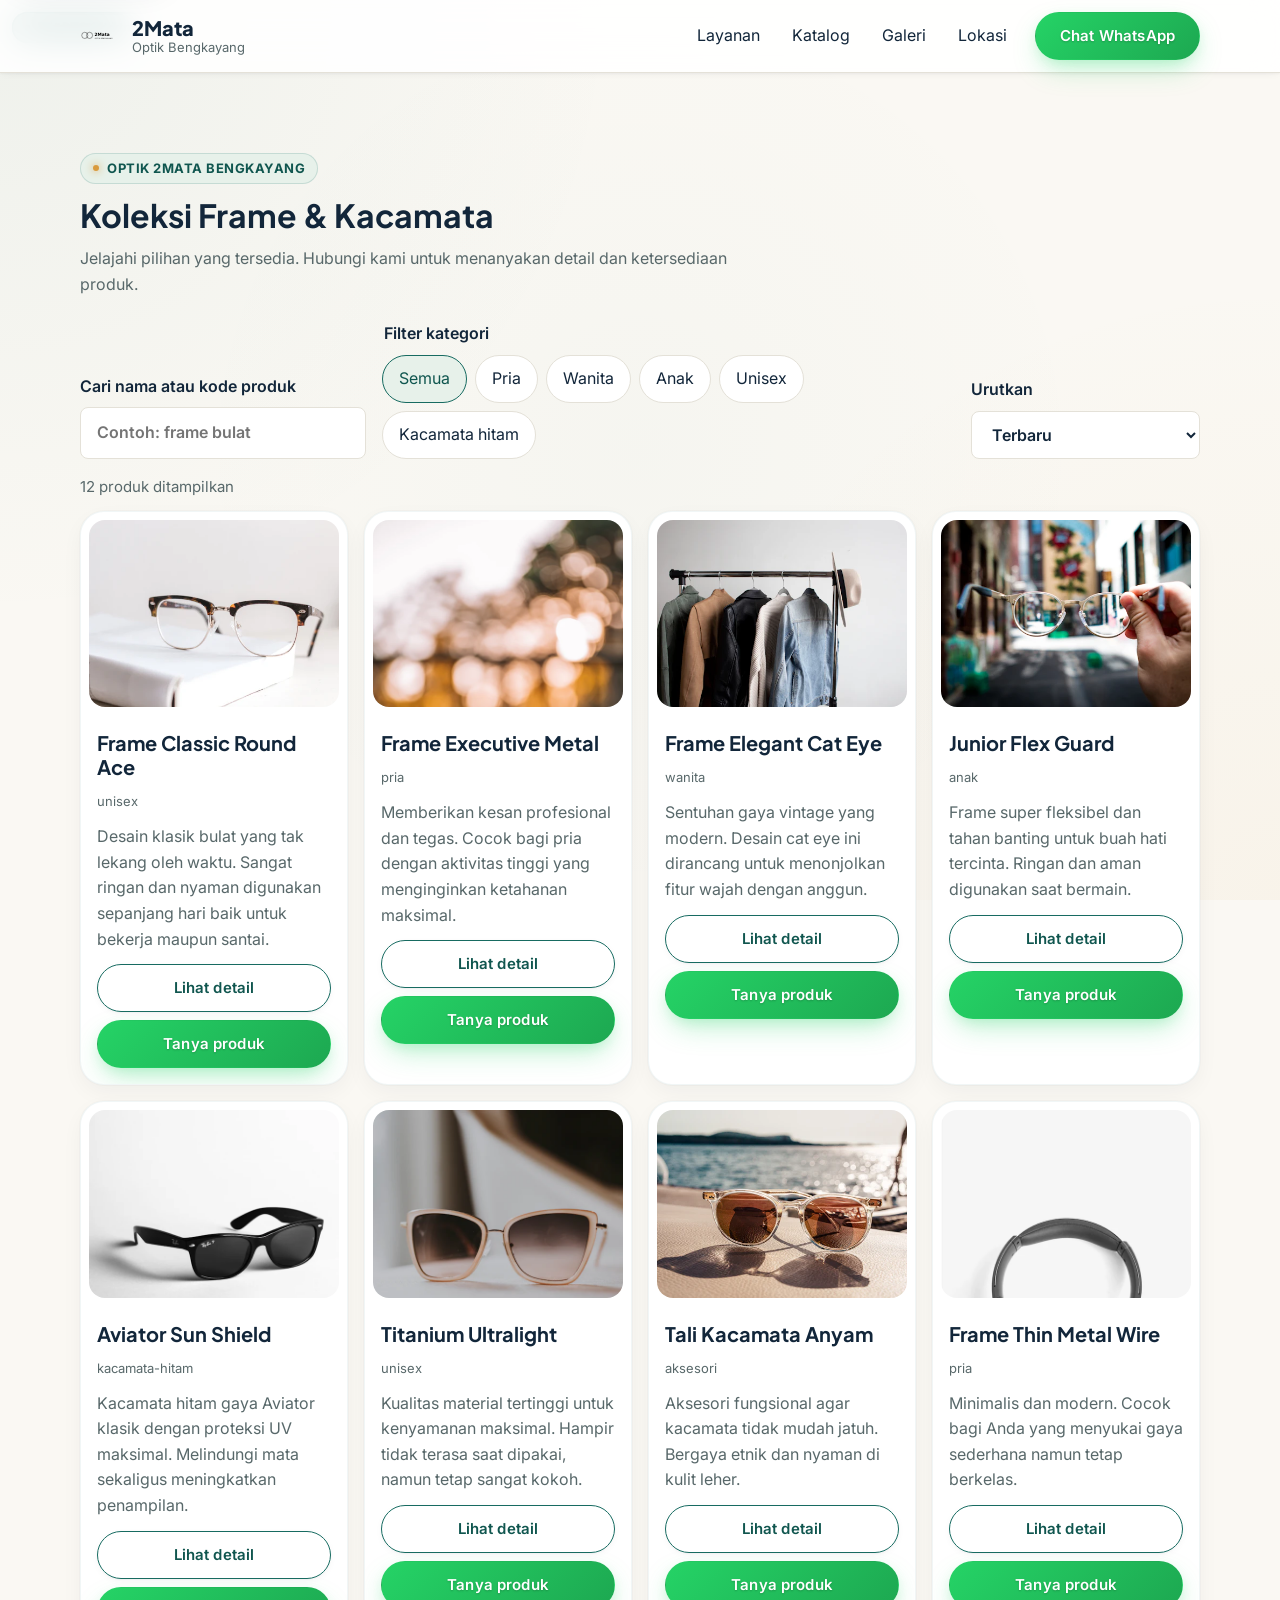
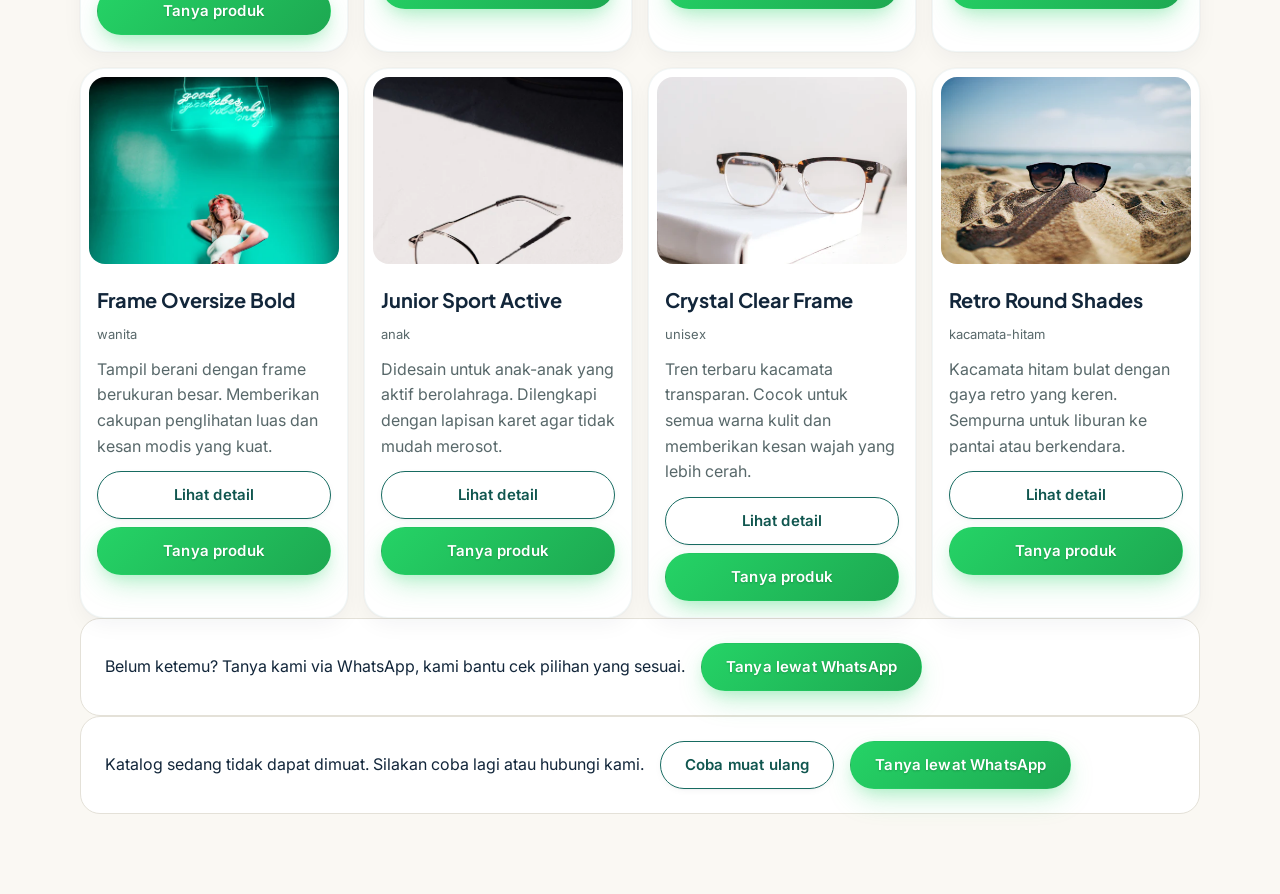
<file: katalog.html>
<!doctype html>
<html lang="id">
  <head>
    <meta charset="utf-8">
    <meta name="viewport" content="width=device-width, initial-scale=1">
    <meta name="description" content="Lihat koleksi frame dan kacamata Optik 2Mata Bengkayang. Tanyakan ketersediaan produk melalui WhatsApp.">
    <link rel="canonical" href="https://arrowtin.github.io/optik2mata/katalog.html">
    <meta property="og:type" content="website">
    <meta property="og:locale" content="id_ID">
    <meta property="og:site_name" content="Optik 2Mata Bengkayang">
    <meta property="og:title" content="Koleksi Frame &amp; Kacamata — Optik 2Mata Bengkayang">
    <meta property="og:description" content="Lihat koleksi frame kacamata pria, wanita, dan anak. Tanya melalui WhatsApp.">
    <meta property="og:url" content="https://arrowtin.github.io/optik2mata/katalog.html">
    <meta property="og:image" content="https://arrowtin.github.io/optik2mata/assets/img/brand/og-image.svg">
    <meta property="og:image:type" content="image/svg+xml">
    <meta property="og:image:width" content="1200">
    <meta property="og:image:height" content="630">
    <meta property="og:image:alt" content="Optik 2Mata Bengkayang — kacamata dan lensa di Sebalo">
    <meta name="twitter:card" content="summary_large_image">
    <meta name="twitter:image" content="https://arrowtin.github.io/optik2mata/assets/img/brand/og-image.svg">
    <title>Katalog Kacamata | Optik 2Mata Bengkayang</title>
    <link rel="icon" href="assets/img/brand/favicon.svg" type="image/svg+xml">
    <link rel="manifest" href="site.webmanifest">
    <link rel="preconnect" href="https://fonts.googleapis.com">
    <link rel="preconnect" href="https://fonts.gstatic.com" crossorigin>
    <link rel="preload" href="https://fonts.googleapis.com/css2?family=Plus+Jakarta+Sans:wght@700..800&amp;family=Inter:wght@400..600&amp;display=swap" as="style">
    <noscript><link href="https://fonts.googleapis.com/css2?family=Plus+Jakarta+Sans:wght@700..800&amp;family=Inter:wght@400..600&amp;display=swap" rel="stylesheet"></noscript>
    <link rel="stylesheet" href="assets/css/tokens.css">
    <link rel="stylesheet" href="assets/css/base.css">
    <link rel="stylesheet" href="assets/css/components.css">
    <link rel="stylesheet" href="assets/css/pages.css">
    <link rel="stylesheet" href="assets/css/motion.css">
  </head>
  <body id="top" class="has-floating-wa">
    <a class="skip-link" href="#konten">Lewati ke konten</a>
    <header class="site-header">
      <div class="container navbar">
        <a class="brand" href="index.html"><img class="brand__logo" src="assets/img/brand/logo.svg" alt="" width="64" height="48"><span class="brand__text"><span class="brand__name" data-business="shortName">2Mata</span><span class="brand__caption">Optik Bengkayang</span></span></a>
        <details class="nav-menu">
          <summary class="nav-menu__toggle" aria-label="Buka menu navigasi"><span class="nav-menu__toggle-icon" aria-hidden="true"><span></span><span></span><span></span></span><span>Menu</span></summary>
          <nav class="nav-menu__panel" aria-label="Navigasi utama">
            <a class="nav-menu__link" href="index.html#layanan">Layanan</a><a class="nav-menu__link" href="katalog.html" aria-current="page">Katalog</a><a class="nav-menu__link" href="index.html#galeri">Galeri</a><a class="nav-menu__link" href="index.html#lokasi">Lokasi</a>
            <a class="btn btn-wa js-wa-link" href="#konten">Chat WhatsApp</a>
          </nav>
        </details>
      </div>
    </header>
    <main id="konten" class="page-section" tabindex="-1">
      <div class="container">
        <div class="section-heading">
          <p class="eyebrow" data-business="name">Optik 2Mata Bengkayang</p>
          <h1 class="section-heading__title">Koleksi Frame &amp; Kacamata</h1>
          <p class="page-intro">Jelajahi pilihan yang tersedia. Hubungi kami untuk menanyakan detail dan ketersediaan produk.</p>
        </div>
        <form class="catalog-controls" data-catalog-controls role="search">
          <label class="catalog-search" for="catalog-search">Cari nama atau kode produk
            <input id="catalog-search" name="q" type="search" autocomplete="off" placeholder="Contoh: frame bulat">
          </label>
          <fieldset class="catalog-filter">
            <legend>Filter kategori</legend>
            <div class="catalog-filter__options">
              <button class="filter-chip" type="button" data-category="" aria-pressed="true">Semua</button>
              <button class="filter-chip" type="button" data-category="pria" aria-pressed="false">Pria</button>
              <button class="filter-chip" type="button" data-category="wanita" aria-pressed="false">Wanita</button>
              <button class="filter-chip" type="button" data-category="anak" aria-pressed="false">Anak</button>
              <button class="filter-chip" type="button" data-category="unisex" aria-pressed="false">Unisex</button>
              <button class="filter-chip" type="button" data-category="kacamata-hitam" aria-pressed="false">Kacamata hitam</button>
            </div>
          </fieldset>
          <label class="catalog-sort" for="catalog-sort">Urutkan
            <select id="catalog-sort" name="sort">
              <option value="newest">Terbaru</option>
              <option value="price-asc">Harga terendah</option>
              <option value="price-desc">Harga tertinggi</option>
            </select>
          </label>
        </form>
        <p class="catalog-count" data-catalog-count aria-live="polite"></p>
        <div class="product-grid" data-catalog-grid aria-live="polite"></div>
        <div class="catalog-message" data-catalog-empty hidden>
          <p>Belum ketemu? Tanya kami via WhatsApp, kami bantu cek pilihan yang sesuai.</p>
          <a class="btn btn-wa js-wa-link" href="#konten">Tanya lewat WhatsApp</a>
        </div>
        <div class="catalog-message" data-catalog-error hidden>
          <p>Katalog sedang tidak dapat dimuat. Silakan coba lagi atau hubungi kami.</p>
          <a class="btn btn-outline" href="">Coba muat ulang</a>
          <a class="btn btn-wa js-wa-link" href="#konten">Tanya lewat WhatsApp</a>
        </div>
      </div>
    </main>
    <a class="btn btn-wa btn-wa-floating js-wa-link" href="#konten">Chat WhatsApp</a>
    <a class="btn btn-outline back-to-top" data-back-to-top href="#top" hidden>Kembali ke atas</a>
    <script type="module" src="assets/js/catalog.js"></script>
  </body>
</html>
</file>
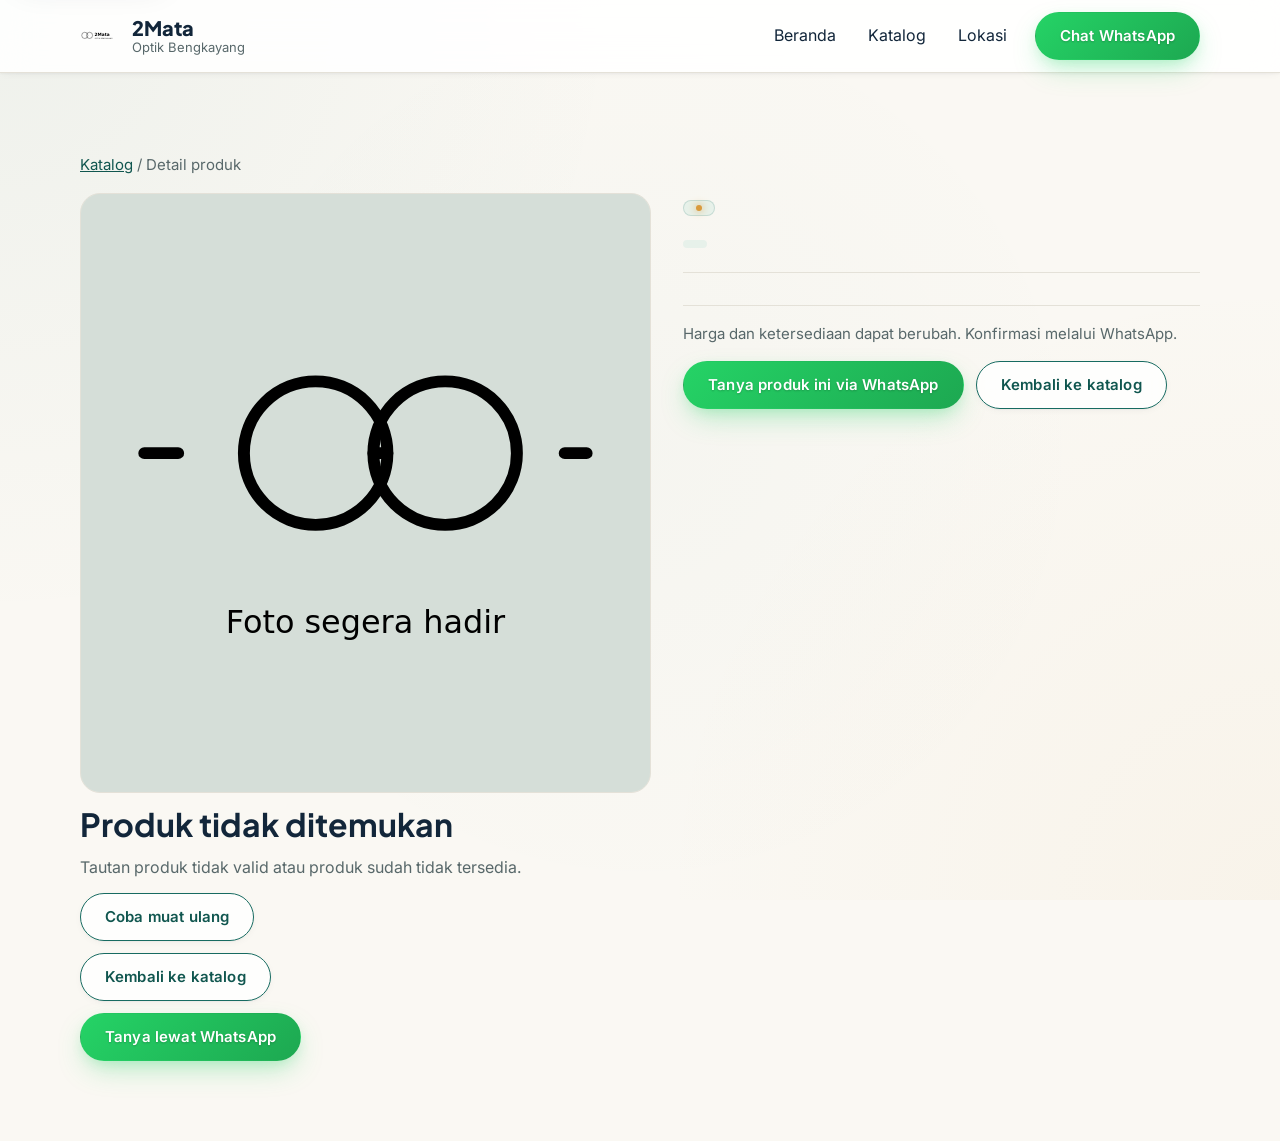
<file: produk.html>
<!doctype html>
<html lang="id">
  <head>
    <meta charset="utf-8">
    <meta name="viewport" content="width=device-width, initial-scale=1">
    <meta name="description" content="Detail produk kacamata Optik 2Mata Bengkayang. Tanyakan ketersediaan melalui WhatsApp.">
    <link rel="canonical" href="https://arrowtin.github.io/optik2mata/produk.html">
    <meta property="og:type" content="product">
    <meta property="og:locale" content="id_ID">
    <meta property="og:site_name" content="Optik 2Mata Bengkayang">
    <meta property="og:title" content="Detail Produk — Optik 2Mata Bengkayang">
    <meta property="og:description" content="Detail produk kacamata. Tanyakan ketersediaan melalui WhatsApp.">
    <meta property="og:url" content="https://arrowtin.github.io/optik2mata/produk.html">
    <meta property="og:image" content="https://arrowtin.github.io/optik2mata/assets/img/brand/og-image.svg">
    <meta property="og:image:type" content="image/svg+xml">
    <meta property="og:image:width" content="1200">
    <meta property="og:image:height" content="630">
    <meta property="og:image:alt" content="Optik 2Mata Bengkayang — kacamata dan lensa di Sebalo">
    <meta name="twitter:card" content="summary_large_image">
    <meta name="twitter:image" content="https://arrowtin.github.io/optik2mata/assets/img/brand/og-image.svg">
    <title>Detail Produk | Optik 2Mata Bengkayang</title>
    <link rel="icon" href="assets/img/brand/favicon.svg" type="image/svg+xml">
    <link rel="manifest" href="site.webmanifest">
    <link rel="preconnect" href="https://fonts.googleapis.com">
    <link rel="preconnect" href="https://fonts.gstatic.com" crossorigin>
    <link rel="preload" href="https://fonts.googleapis.com/css2?family=Plus+Jakarta+Sans:wght@700..800&amp;family=Inter:wght@400..600&amp;display=swap" as="style">
    <noscript><link href="https://fonts.googleapis.com/css2?family=Plus+Jakarta+Sans:wght@700..800&amp;family=Inter:wght@400..600&amp;display=swap" rel="stylesheet"></noscript>
    <link rel="stylesheet" href="assets/css/tokens.css">
    <link rel="stylesheet" href="assets/css/base.css">
    <link rel="stylesheet" href="assets/css/components.css">
    <link rel="stylesheet" href="assets/css/pages.css">
    <link rel="stylesheet" href="assets/css/motion.css">
  </head>
  <body id="top" class="has-floating-wa">
    <a class="skip-link" href="#konten">Lewati ke konten</a>
    <header class="site-header">
      <div class="container navbar">
        <a class="brand" href="index.html"><img class="brand__logo" src="assets/img/brand/logo.svg" alt="" width="64" height="48"><span class="brand__text"><span class="brand__name">2Mata</span><span class="brand__caption">Optik Bengkayang</span></span></a>
        <details class="nav-menu">
          <summary class="nav-menu__toggle" aria-label="Buka menu navigasi"><span class="nav-menu__toggle-icon" aria-hidden="true"><span></span><span></span><span></span></span><span>Menu</span></summary>
          <nav class="nav-menu__panel" aria-label="Navigasi utama"><a class="nav-menu__link" href="index.html">Beranda</a><a class="nav-menu__link" href="katalog.html">Katalog</a><a class="nav-menu__link" href="index.html#lokasi">Lokasi</a><a class="btn btn-wa js-wa-link" href="#konten">Chat WhatsApp</a></nav>
        </details>
      </div>
    </header>
    <main id="konten" class="page-section" tabindex="-1">
      <div class="container">
        <p class="breadcrumb"><a href="katalog.html">Katalog</a><span aria-hidden="true"> / </span><span aria-current="page">Detail produk</span></p>
        <div class="product-detail" data-product-detail hidden>
          <div class="product-detail__gallery">
            <img class="product-detail__image" data-product-main-image src="assets/img/produk/foto-segera-hadir.svg" alt="Foto produk" width="800" height="600" fetchpriority="high">
            <div class="product-detail__thumbnails" data-product-thumbnails aria-label="Foto produk"></div>
          </div>
          <section class="product-detail__content" aria-labelledby="product-title">
            <p class="eyebrow" data-product-category></p>
            <h1 class="section-heading__title" id="product-title" data-product-name></h1>
            <p class="product-detail__badge" data-product-badge hidden></p>
            <p class="product-card__price" data-product-price hidden></p>
            <p class="product-detail__description" data-product-description></p>
            <dl class="product-specs" data-product-specs></dl>
            <p class="product-detail__note">Harga dan ketersediaan dapat berubah. Konfirmasi melalui WhatsApp.</p>
            <div class="product-detail__actions">
              <a class="btn btn-wa" data-product-wa href="#konten">Tanya produk ini via WhatsApp</a>
              <a class="btn btn-outline" href="katalog.html">Kembali ke katalog</a>
            </div>
          </section>
        </div>
        <section class="product-state" data-product-state aria-live="polite">
          <h2 class="section-heading__title" data-product-state-title>Memuat produk…</h2>
          <p data-product-state-message></p>
          <a class="btn btn-outline" href="">Coba muat ulang</a>
          <a class="btn btn-outline" href="katalog.html">Kembali ke katalog</a>
          <a class="btn btn-wa js-wa-link" href="#konten">Tanya lewat WhatsApp</a>
        </section>
      </div>
      <section class="page-section page-section--soft" data-related-section hidden aria-labelledby="related-title">
        <div class="container">
          <div class="section-heading"><p class="eyebrow">Pilihan lainnya</p><h2 class="section-heading__title" id="related-title">Produk serupa</h2></div>
          <div class="product-grid" data-related-products></div>
        </div>
      </section>
    </main>
    <a class="btn btn-wa btn-wa-floating js-wa-link" href="#konten">Chat WhatsApp</a>
    <a class="btn btn-outline back-to-top" data-back-to-top href="#top" hidden>Kembali ke atas</a>
    <script type="module" src="assets/js/product.js"></script>
  </body>
</html>
</file>
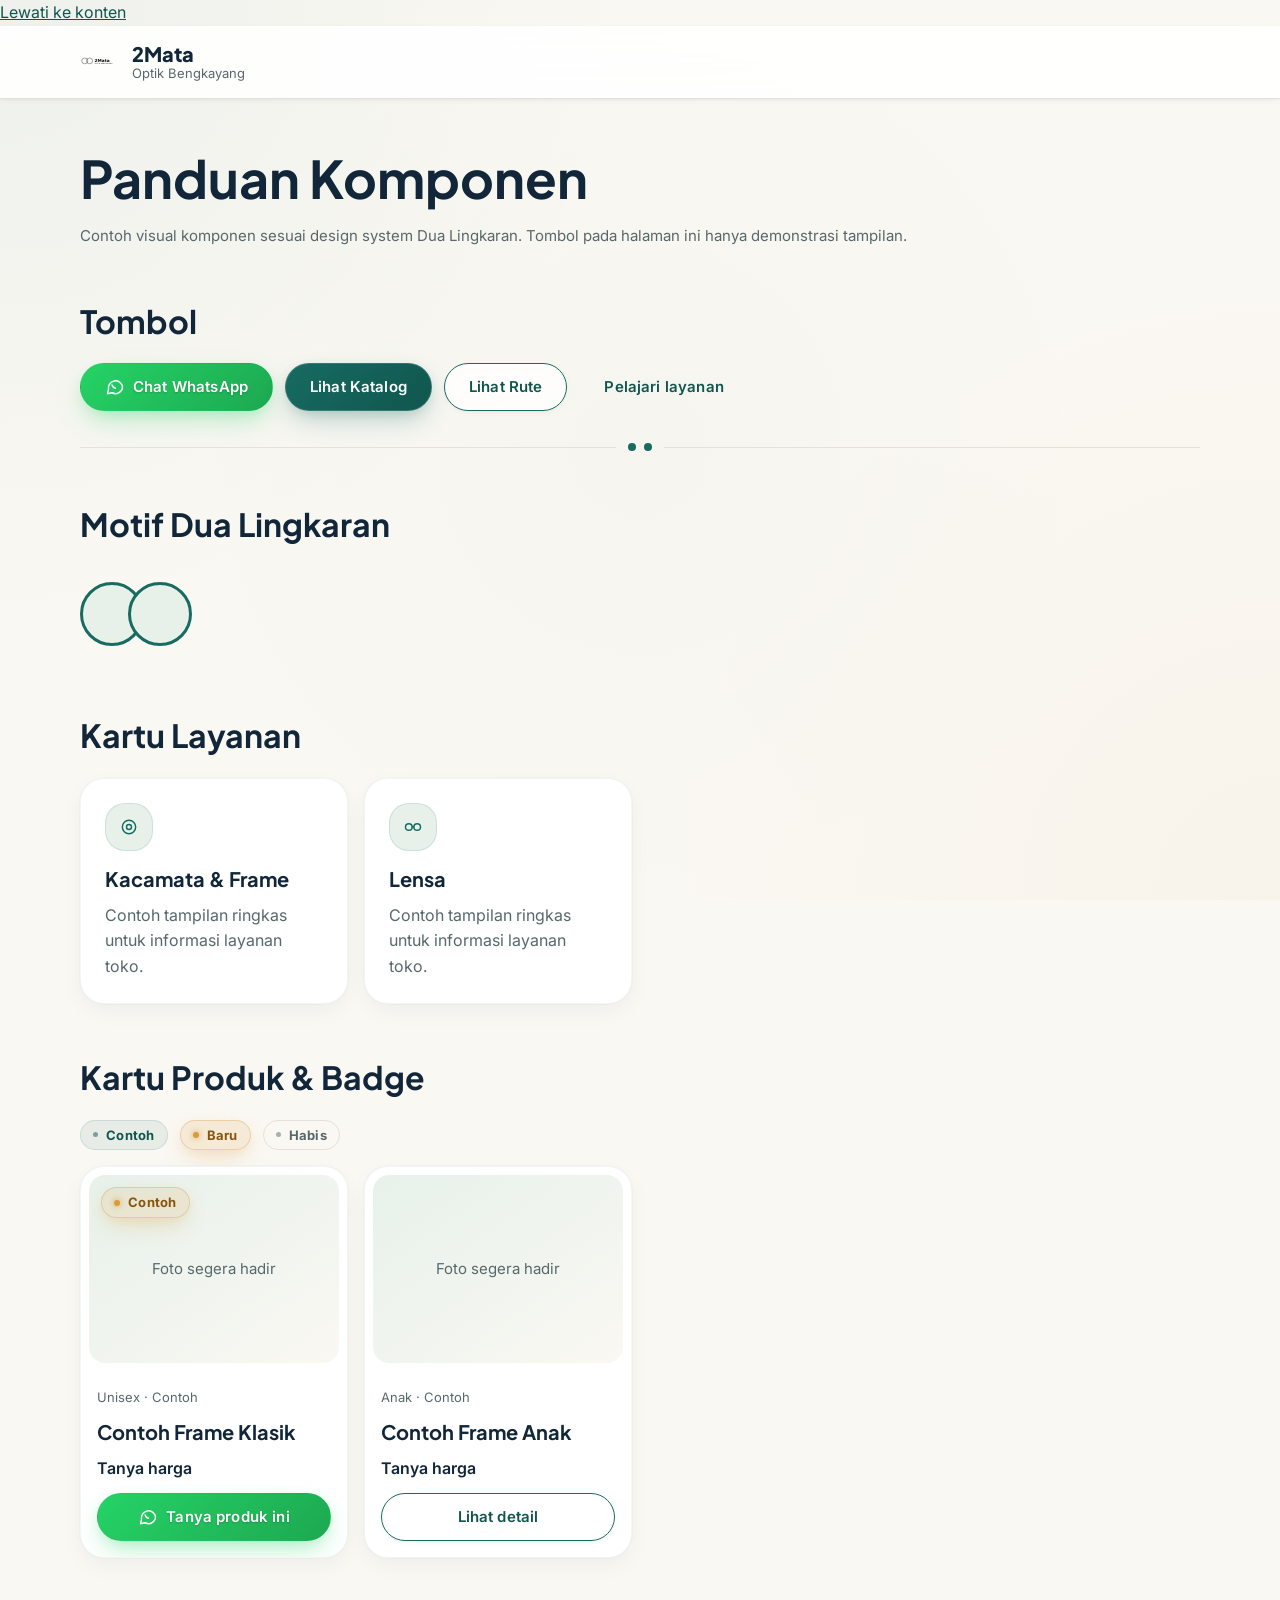
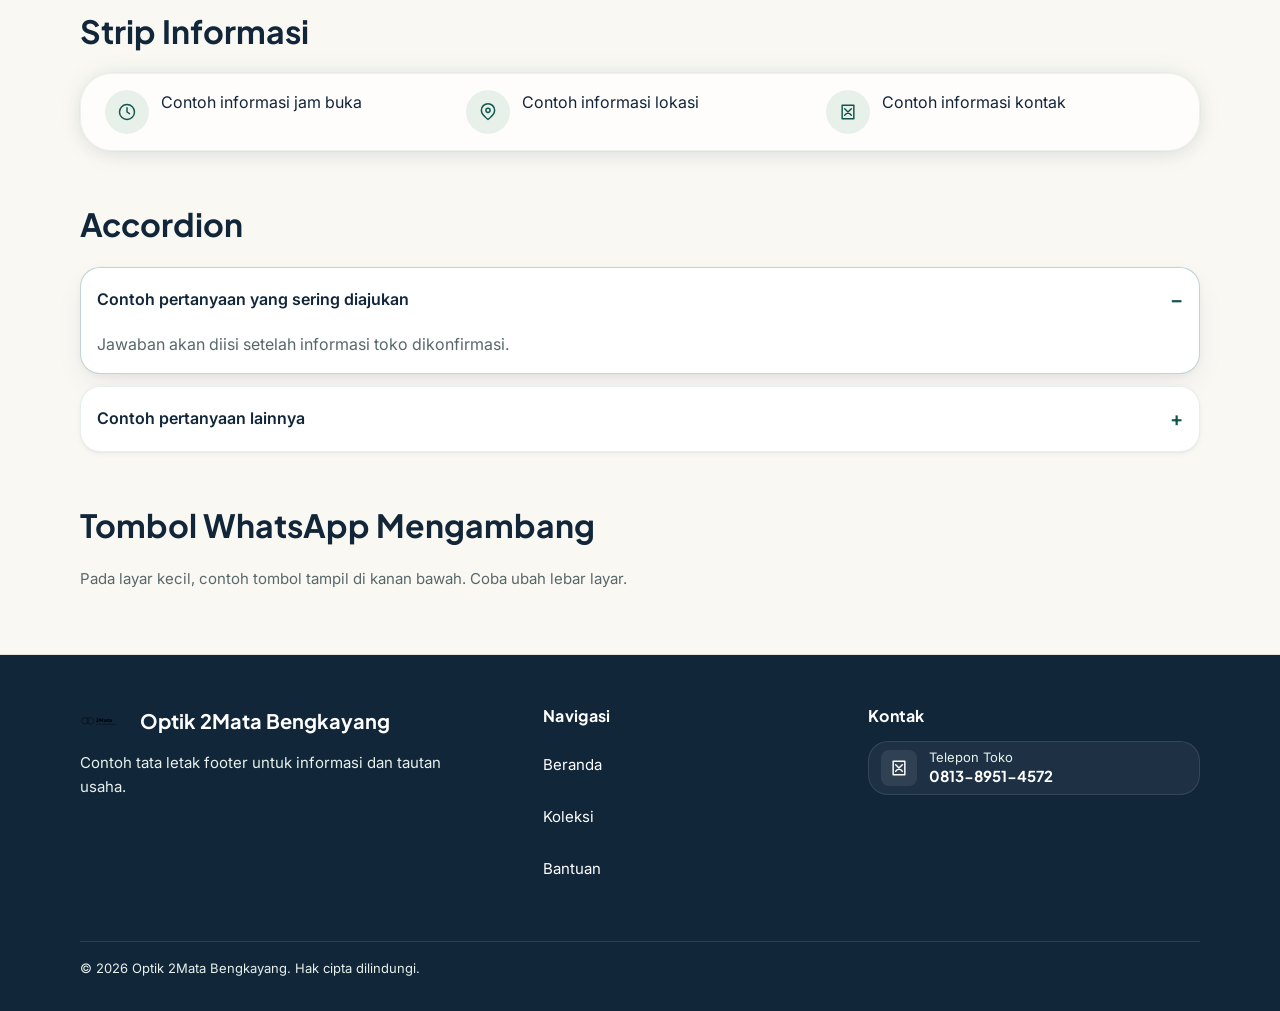
<file: styleguide.html>
<!doctype html>
<html lang="id">
  <head>
    <meta charset="utf-8">
    <meta name="viewport" content="width=device-width, initial-scale=1">
    <title>Panduan Komponen — Optik 2Mata Bengkayang</title>
    <link rel="icon" href="assets/img/brand/favicon.svg" type="image/svg+xml">
    <link rel="preconnect" href="https://fonts.googleapis.com">
    <link rel="preconnect" href="https://fonts.gstatic.com" crossorigin>
    <link rel="preload" href="https://fonts.googleapis.com/css2?family=Plus+Jakarta+Sans:wght@700..800&amp;family=Inter:wght@400..600&amp;display=swap" as="style">
    <noscript><link href="https://fonts.googleapis.com/css2?family=Plus+Jakarta+Sans:wght@700..800&amp;family=Inter:wght@400..600&amp;display=swap" rel="stylesheet"></noscript>
    <link rel="stylesheet" href="assets/css/tokens.css">
    <link rel="stylesheet" href="assets/css/base.css">
    <link rel="stylesheet" href="assets/css/components.css">
    <link rel="stylesheet" href="assets/css/motion.css">
  </head>
  <body id="top" class="has-floating-wa">
    <a class="skip-link" href="#konten">Lewati ke konten</a>
    <script type="module" src="assets/js/fonts.js"></script>
    <header class="site-header">
      <div class="container navbar">
        <a class="brand" href="index.html" aria-label="Optik 2Mata Bengkayang, beranda">
          <img class="brand__logo" src="assets/img/brand/logo.svg" alt="" width="64" height="48">
          <span class="brand__text">
            <span class="brand__name">2Mata</span>
            <span class="brand__caption">Optik Bengkayang</span>
          </span>
        </a>
        <details class="nav-menu">
          <summary class="nav-menu__toggle">
            <span class="nav-menu__toggle-icon" aria-hidden="true"><span></span><span></span><span></span></span>
            <span>Menu</span>
          </summary>
          <nav class="nav-menu__panel" aria-label="Navigasi utama">
            <a class="nav-menu__link" href="#layanan">Layanan</a>
            <a class="nav-menu__link" href="#koleksi">Koleksi</a>
            <a class="nav-menu__link" href="#bantuan">Bantuan</a>
            <button class="btn btn-wa" type="button"><svg class="icon" viewBox="0 0 24 24" aria-hidden="true"><path d="M21 11.5a8.4 8.4 0 0 1-12.4 7.4L3 20l1.2-5.2A8.4 8.4 0 1 1 21 11.5Z"></path><path d="M8.5 9.5c.6 2 2 3.4 4 4"></path></svg>Chat WhatsApp</button>
          </nav>
        </details>
      </div>
    </header>

    <main id="konten" class="container styleguide-main" tabindex="-1">
      <div class="styleguide-intro">
        <h1 class="styleguide-title">Panduan Komponen</h1>
        <p class="styleguide-note">Contoh visual komponen sesuai design system Dua Lingkaran. Tombol pada halaman ini hanya demonstrasi tampilan.</p>
      </div>

      <section class="styleguide-section" aria-labelledby="buttons-title">
        <h2 class="styleguide-section__title" id="buttons-title">Tombol</h2>
        <div class="styleguide-row">
          <button class="btn btn-wa" type="button"><svg class="icon" viewBox="0 0 24 24" aria-hidden="true"><path d="M21 11.5a8.4 8.4 0 0 1-12.4 7.4L3 20l1.2-5.2A8.4 8.4 0 1 1 21 11.5Z"></path><path d="M8.5 9.5c.6 2 2 3.4 4 4"></path></svg>Chat WhatsApp</button>
          <a class="btn btn-primary" href="#koleksi">Lihat Katalog</a>
          <a class="btn btn-outline" href="#bantuan">Lihat Rute</a>
          <a class="btn btn-ghost" href="#layanan">Pelajari layanan</a>
        </div>
      </section>

      <div class="section-divider" aria-hidden="true"><span class="section-divider__dots"><span></span><span></span></span></div>

      <section class="styleguide-section" aria-labelledby="motif-title">
        <h2 class="styleguide-section__title" id="motif-title">Motif Dua Lingkaran</h2>
        <div class="lens-rings" aria-hidden="true"></div>
      </section>

      <section class="styleguide-section" id="layanan" aria-labelledby="services-title">
        <h2 class="styleguide-section__title" id="services-title">Kartu Layanan</h2>
        <div class="service-grid">
          <article class="service-card">
            <span class="service-card__icon" aria-hidden="true">
              <svg class="icon" viewBox="0 0 24 24"><circle cx="12" cy="12" r="8"></circle><circle cx="12" cy="12" r="3"></circle></svg>
            </span>
            <h3 class="service-card__title">Kacamata &amp; Frame</h3>
            <p class="service-card__description">Contoh tampilan ringkas untuk informasi layanan toko.</p>
          </article>
          <article class="service-card">
            <span class="service-card__icon" aria-hidden="true">
              <svg class="icon" viewBox="0 0 24 24"><circle cx="7" cy="12" r="4"></circle><circle cx="17" cy="12" r="4"></circle><path d="M11 12h2"></path></svg>
            </span>
            <h3 class="service-card__title">Lensa</h3>
            <p class="service-card__description">Contoh tampilan ringkas untuk informasi layanan toko.</p>
          </article>
        </div>
      </section>

      <section class="styleguide-section" id="koleksi" aria-labelledby="products-title">
        <h2 class="styleguide-section__title" id="products-title">Kartu Produk &amp; Badge</h2>
        <div class="styleguide-row">
          <span class="badge">Contoh</span>
          <span class="badge badge--accent">Baru</span>
          <span class="badge badge--soldout">Habis</span>
        </div>
        <div class="product-grid styleguide-product-grid">
          <article class="product-card">
            <div class="product-card__media" role="img" aria-label="Foto segera hadir untuk contoh produk">
              <span class="badge badge--accent product-card__badge">Contoh</span>
              <span>Foto segera hadir</span>
            </div>
            <div class="product-card__body">
              <p class="product-card__category">Unisex · Contoh</p>
              <h3 class="product-card__title">Contoh Frame Klasik</h3>
              <p class="product-card__price">Tanya harga</p>
              <button class="btn btn-wa" type="button"><svg class="icon" viewBox="0 0 24 24" aria-hidden="true"><path d="M21 11.5a8.4 8.4 0 0 1-12.4 7.4L3 20l1.2-5.2A8.4 8.4 0 1 1 21 11.5Z"></path><path d="M8.5 9.5c.6 2 2 3.4 4 4"></path></svg>Tanya produk ini</button>
            </div>
          </article>
          <article class="product-card">
            <div class="product-card__media" role="img" aria-label="Foto segera hadir untuk contoh produk">
              <span>Foto segera hadir</span>
            </div>
            <div class="product-card__body">
              <p class="product-card__category">Anak · Contoh</p>
              <h3 class="product-card__title">Contoh Frame Anak</h3>
              <p class="product-card__price">Tanya harga</p>
              <button class="btn btn-outline" type="button">Lihat detail</button>
            </div>
          </article>
        </div>
      </section>

      <section class="styleguide-section" aria-labelledby="info-title">
        <h2 class="styleguide-section__title" id="info-title">Strip Informasi</h2>
        <div class="info-strip">
          <div class="info-strip__item"><span class="info-strip__icon" aria-hidden="true"><svg class="icon" viewBox="0 0 24 24"><circle cx="12" cy="12" r="9"></circle><path d="M12 7v5l3 2"></path></svg></span><span>Contoh informasi jam buka</span></div>
          <div class="info-strip__item"><span class="info-strip__icon" aria-hidden="true"><svg class="icon" viewBox="0 0 24 24"><path d="M20 10c0 5-8 11-8 11S4 15 4 10a8 8 0 1 1 16 0Z"></path><circle cx="12" cy="10" r="2.5"></circle></svg></span><span>Contoh informasi lokasi</span></div>
          <div class="info-strip__item"><span class="info-strip__icon" aria-hidden="true"><svg class="icon" viewBox="0 0 24 24"><path d="M5 4h14v16H5z"></path><path d="m8 8 8 8m0-8-8 8"></path></svg></span><span>Contoh informasi kontak</span></div>
        </div>
      </section>

      <section class="styleguide-section" id="bantuan" aria-labelledby="accordion-title">
        <h2 class="styleguide-section__title" id="accordion-title">Accordion</h2>
        <details class="accordion" open>
          <summary class="accordion__summary">Contoh pertanyaan yang sering diajukan</summary>
          <div class="accordion__content"><p class="product-card__description">Jawaban akan diisi setelah informasi toko dikonfirmasi.</p></div>
        </details>
        <details class="accordion">
          <summary class="accordion__summary">Contoh pertanyaan lainnya</summary>
          <div class="accordion__content"><p class="product-card__description">Komponen memakai elemen details native.</p></div>
        </details>
      </section>

      <section class="styleguide-section" aria-labelledby="floating-title">
        <h2 class="styleguide-section__title" id="floating-title">Tombol WhatsApp Mengambang</h2>
        <p class="styleguide-note">Pada layar kecil, contoh tombol tampil di kanan bawah. Coba ubah lebar layar.</p>
      </section>
    </main>

    <footer class="site-footer">
      <div class="container site-footer__inner">
        <div class="site-footer__brand">
          <div class="site-footer__brand-header">
            <img class="site-footer__logo" src="assets/img/brand/logo.svg" alt="" width="48" height="36" loading="lazy">
            <h2 class="site-footer__brand-title">Optik 2Mata Bengkayang</h2>
          </div>
          <p class="site-footer__tagline">Contoh tata letak footer untuk informasi dan tautan usaha.</p>
        </div>
        <div class="site-footer__group site-footer__nav">
          <h2 class="site-footer__title">Navigasi</h2>
          <nav class="site-footer__nav-list" aria-label="Navigasi footer">
            <a class="site-footer__link" href="index.html">Beranda</a>
            <a class="site-footer__link" href="#koleksi">Koleksi</a>
            <a class="site-footer__link" href="#bantuan">Bantuan</a>
          </nav>
        </div>
        <div class="site-footer__group site-footer__contact">
          <h2 class="site-footer__title">Kontak</h2>
          <div class="site-footer__contact-list">
            <a class="site-footer__contact-card" href="#lokasi">
              <span class="site-footer__contact-icon" aria-hidden="true">
                <svg class="icon" viewBox="0 0 24 24"><path d="M5 4h14v16H5z"></path><path d="m8 8 8 8m0-8-8 8"></path></svg>
              </span>
              <span class="site-footer__contact-content">
                <span class="site-footer__contact-label">Telepon Toko</span>
                <strong class="site-footer__contact-value">0813-8951-4572</strong>
              </span>
            </a>
          </div>
        </div>
        <div class="site-footer__copyright">
          <p class="site-footer__text">© 2026 Optik 2Mata Bengkayang. Hak cipta dilindungi.</p>
        </div>
      </div>
    </footer>

    <button class="btn btn-wa btn-wa-floating" type="button"><svg class="icon" viewBox="0 0 24 24" aria-hidden="true"><path d="M21 11.5a8.4 8.4 0 0 1-12.4 7.4L3 20l1.2-5.2A8.4 8.4 0 1 1 21 11.5Z"></path><path d="M8.5 9.5c.6 2 2 3.4 4 4"></path></svg>Chat WhatsApp</button>
  </body>
</html>
</file>
<file: assets/css/tokens.css>
:root {
  /* Warna brand */
  --color-ink: #12263A;
  --color-primary: #176B61;
  --color-primary-dk: #10564F;
  --color-primary-lt: #E7F1EA;
  --color-accent: #D99A3D;
  --color-wa: #25D366;
  --color-wa-dk: #1DA851;

  /* Warna netral */
  --color-bg: #FAF8F3;
  --color-surface: #FFFFFF;
  --color-border: #E4E1D8;
  --color-muted: #58686A;

  /* Warna status */
  --color-success: #1B8F5A;
  --color-danger: #C0392B;

  /* Tipografi */
  --font-heading: "Plus Jakarta Sans", system-ui, sans-serif;
  --font-body: "Inter", system-ui, sans-serif;
  --fs-xs: 0.8125rem;
  --fs-sm: 0.9375rem;
  --fs-base: 1rem;
  --fs-lg: 1.25rem;
  --fs-xl: clamp(1.5rem, 1.2rem + 1.2vw, 2rem);
  --fs-2xl: clamp(2rem, 1.4rem + 2.6vw, 3.25rem);
  --lh-body: 1.6;
  --lh-heading: 1.2;

  /* Spasi dan ukuran layout */
  --space-1: 0.25rem;
  --space-2: 0.5rem;
  --space-3: 0.75rem;
  --space-4: 1rem;
  --space-5: 1.5rem;
  --space-6: 2rem;
  --space-7: 3rem;
  --space-8: 5rem;
  --container: 1120px;
  --container-padding-mobile: 1rem;
  --container-padding-desktop: 2rem;

  /* Bentuk dan bayangan */
  --radius-sm: 8px;
  --radius-md: 20px;
  --radius-lg: 24px;
  --radius-xl: 32px;
  --radius-pill: 999px;
  --shadow-sm: 0 2px 8px -2px rgb(18 38 58 / 6%), 0 1px 2px rgb(18 38 58 / 4%);
  --shadow-md: 0 12px 32px -8px rgb(18 38 58 / 10%), 0 2px 6px rgb(18 38 58 / 4%);
  --shadow-lg: 0 24px 48px -12px rgb(18 38 58 / 14%), 0 4px 12px rgb(18 38 58 / 5%);
  --shadow-card: 0 8px 24px -4px rgb(18 38 58 / 6%), 0 0 0 1px rgb(18 38 58 / 2%);
  --shadow-card-hover: 0 20px 40px -12px rgb(18 38 58 / 12%), 0 0 0 1px rgb(18 38 58 / 4%);
  --shadow-primary: 0 12px 28px -6px rgb(23 107 97 / 30%), 0 4px 12px -2px rgb(23 107 97 / 15%);
  --shadow-wa: 0 12px 28px -6px rgb(37 211 102 / 35%), 0 4px 12px -2px rgb(37 211 102 / 15%);
  --shadow-accent: 0 10px 24px -6px rgb(217 154 61 / 30%), 0 4px 12px -2px rgb(217 154 61 / 15%);
  --shadow-glow: 0 0 24px -4px rgb(23 107 97 / 15%);

  /* Gerak */
  --ease-out: cubic-bezier(0.22, 1, 0.36, 1);
  --ease-fluid: cubic-bezier(0.34, 1.56, 0.64, 1);
  --dur-fast: 200ms;
  --dur-base: 600ms;
}
</file>
<file: assets/css/base.css>
*,
*::before,
*::after {
  box-sizing: border-box;
}

html {
  min-width: 320px;
  scroll-behavior: smooth;
}

body {
  min-width: 320px;
  margin: 0;
  background-color: var(--color-bg);
  background-image:
    radial-gradient(circle at 0% 0%, rgb(23 107 97 / 5%), transparent 40%),
    radial-gradient(circle at 100% 100%, rgb(217 154 61 / 5%), transparent 40%),
    radial-gradient(circle at 50% 50%, rgb(23 107 97 / 2%), transparent 60%);
  background-attachment: fixed;
  color: var(--color-ink);
  font-family: var(--font-body);
  font-size: var(--fs-base);
  line-height: var(--lh-body);
  -webkit-font-smoothing: antialiased;
}

img,
svg {
  display: block;
  max-width: 100%;
}

button,
input,
select,
textarea {
  font: inherit;
}

a {
  color: var(--color-primary-dk);
}

:focus-visible {
  outline: 3px solid var(--color-primary);
  outline-offset: 3px;
}

.container {
  width: calc(100% - var(--container-padding-mobile) - var(--container-padding-mobile));
  max-width: var(--container);
  margin-inline: auto;
}

.page-scaffold {
  display: grid;
  min-height: 100svh;
  align-content: center;
  padding-block: var(--space-7);
}

.page-scaffold__title {
  margin: 0;
  color: var(--color-ink);
  font-family: var(--font-heading);
  font-size: var(--fs-2xl);
  line-height: var(--lh-heading);
}

.page-scaffold__description {
  max-width: 42rem;
  margin-block: var(--space-4) 0;
  color: var(--color-muted);
}

@media (min-width: 900px) {
  .container {
    width: calc(100% - var(--container-padding-desktop) - var(--container-padding-desktop));
  }
}

@media (prefers-reduced-motion: reduce) {
  html {
    scroll-behavior: auto;
  }
}
</file>
<file: assets/css/components.css>
.btn {
  display: inline-flex;
  min-height: 48px;
  align-items: center;
  justify-content: center;
  gap: var(--space-2);
  padding: var(--space-3) var(--space-5);
  border: 1px solid transparent;
  border-radius: var(--radius-pill);
  font: 600 var(--fs-sm) / var(--lh-heading) var(--font-body);
  letter-spacing: 0.01em;
  text-align: center;
  text-decoration: none;
  cursor: pointer;
  transition: transform var(--dur-fast) var(--ease-fluid),
    box-shadow var(--dur-fast) var(--ease-out),
    filter var(--dur-fast) var(--ease-out);
}

.btn:hover {
  transform: translateY(-2px);
}

.btn-wa {
  background: linear-gradient(135deg, var(--color-wa), var(--color-wa-dk));
  color: var(--color-surface);
  box-shadow: var(--shadow-wa);
  text-shadow: 0 1px 2px rgb(0 0 0 / 20%);
}

.btn-wa:hover {
  box-shadow: 0 16px 36px -6px rgb(37 211 102 / 50%);
  filter: brightness(1.05);
}

.btn-primary {
  background: linear-gradient(135deg, var(--color-primary), var(--color-primary-dk));
  color: var(--color-surface);
  box-shadow: var(--shadow-primary);
  border-color: rgb(255 255 255 / 15%);
}

.btn-primary:hover {
  box-shadow: 0 16px 36px -6px rgb(23 107 97 / 45%);
  filter: brightness(1.05);
}

.btn-outline {
  border: 1.5px solid var(--color-primary);
  background: rgb(255 255 255 / 80%);
  color: var(--color-primary-dk);
  box-shadow: var(--shadow-sm);
  backdrop-filter: blur(8px);
  -webkit-backdrop-filter: blur(8px);
}

.btn-outline:hover {
  background: var(--color-primary);
  color: var(--color-surface);
  box-shadow: var(--shadow-primary);
}

.btn-ghost {
  background: transparent;
  color: var(--color-primary-dk);
}

.btn-ghost:hover {
  background: var(--color-primary-lt);
  color: var(--color-primary-dk);
}

.icon {
  width: 1.25rem;
  height: 1.25rem;
  flex: 0 0 auto;
  fill: none;
  stroke: currentColor;
  stroke-linecap: round;
  stroke-linejoin: round;
  stroke-width: 1.75;
}

.site-header {
  position: sticky;
  z-index: 20;
  top: 0;
  border-bottom: 1px solid var(--color-border);
  background: rgb(255 255 255 / 88%);
  backdrop-filter: blur(16px);
  -webkit-backdrop-filter: blur(16px);
  box-shadow: var(--shadow-sm);
}

.site-header::after {
  position: absolute;
  z-index: 1;
  inset: 0;
  pointer-events: none;
  box-shadow: var(--shadow-md);
  content: "";
  opacity: 0;
  transition: opacity var(--dur-fast) var(--ease-out);
}

.site-header[data-scrolled]::after {
  opacity: 1;
}

.navbar {
  display: flex;
  min-height: 4.5rem;
  align-items: center;
  justify-content: space-between;
  gap: var(--space-4);
}

.brand {
  display: inline-flex;
  min-width: 0;
  align-items: center;
  gap: var(--space-2);
  color: var(--color-ink);
  text-decoration: none;
}

.brand__logo {
  width: 2.75rem;
  height: auto;
}

.brand__text {
  display: grid;
  line-height: var(--lh-heading);
}

.brand__name {
  font-family: var(--font-heading);
  font-size: var(--fs-lg);
  font-weight: 800;
}

.brand__caption {
  color: var(--color-muted);
  font-size: var(--fs-xs);
}

.nav-menu {
  margin-left: auto;
}

.nav-menu__toggle {
  display: flex;
  min-height: 48px;
  align-items: center;
  gap: var(--space-2);
  padding: var(--space-2) var(--space-3);
  border: 1px solid var(--color-border);
  border-radius: var(--radius-pill);
  color: var(--color-ink);
  cursor: pointer;
  list-style: none;
}

.nav-menu__toggle::-webkit-details-marker {
  display: none;
}

.nav-menu__toggle-icon {
  display: grid;
  gap: var(--space-1);
}

.nav-menu__toggle-icon span {
  width: 1.25rem;
  height: 2px;
  border-radius: var(--radius-pill);
  background: currentColor;
}

.nav-menu__panel {
  display: none;
  align-items: stretch;
  gap: var(--space-2);
}

.nav-menu[open] > .nav-menu__panel {
  position: absolute;
  top: 100%;
  right: 0;
  left: 0;
  display: flex;
  flex-direction: column;
  padding: var(--space-4);
  border-top: 1px solid var(--color-border);
  background: var(--color-surface);
  box-shadow: var(--shadow-md);
}

.nav-menu__link {
  display: flex;
  min-height: 48px;
  align-items: center;
  padding-inline: var(--space-3);
  border-radius: var(--radius-sm);
  color: var(--color-ink);
  text-decoration: none;
}

.nav-menu__link:hover {
  background: var(--color-primary-lt);
  color: var(--color-primary-dk);
}

.nav-menu__panel .btn {
  align-self: flex-start;
}

.info-strip {
  display: grid;
  gap: var(--space-3);
  padding: var(--space-4) var(--space-5);
  border: 1px solid rgb(23 107 97 / 8%);
  border-radius: var(--radius-xl);
  background: rgb(255 255 255 / 70%);
  backdrop-filter: blur(16px);
  -webkit-backdrop-filter: blur(16px);
  box-shadow: var(--shadow-card), var(--shadow-glow);
}

.info-strip__item {
  display: flex;
  align-items: flex-start;
  gap: var(--space-3);
  color: var(--color-ink);
}

.service-marquee {
  overflow: hidden;
  padding-block: var(--space-4);
  border-block: 1px solid var(--color-border);
  background: rgb(255 255 255 / 75%);
  backdrop-filter: blur(8px);
  -webkit-backdrop-filter: blur(8px);
}

.service-marquee__viewport {
  overflow: hidden;
  mask-image: linear-gradient(to right, transparent, black 8%, black 92%, transparent);
  -webkit-mask-image: linear-gradient(to right, transparent, black 8%, black 92%, transparent);
}

.service-marquee__track {
  --marquee-duration: calc(
    var(--dur-base) + var(--dur-base) + var(--dur-base) + var(--dur-base) + var(--dur-base) +
    var(--dur-base) + var(--dur-base) + var(--dur-base) + var(--dur-base) + var(--dur-base) +
    var(--dur-base) + var(--dur-base) + var(--dur-base) + var(--dur-base) + var(--dur-base) +
    var(--dur-base) + var(--dur-base) + var(--dur-base) + var(--dur-base) + var(--dur-base) +
    var(--dur-base) + var(--dur-base) + var(--dur-base) + var(--dur-base) + var(--dur-base) +
    var(--dur-base) + var(--dur-base) + var(--dur-base) + var(--dur-base) + var(--dur-base) +
    var(--dur-base) + var(--dur-base) + var(--dur-base) + var(--dur-base) + var(--dur-base) +
    var(--dur-base) + var(--dur-base) + var(--dur-base) + var(--dur-base) + var(--dur-base) +
    var(--dur-base) + var(--dur-base) + var(--dur-base) + var(--dur-base) + var(--dur-base) +
    var(--dur-base) + var(--dur-base) + var(--dur-base) + var(--dur-base) + var(--dur-base)
  );
  display: flex;
  width: max-content;
  animation: service-marquee-scroll var(--marquee-duration) var(--ease-out) infinite;
}

.service-marquee__group {
  display: flex;
  flex: none;
  align-items: center;
  gap: var(--space-3);
  margin: 0;
  padding: 0 var(--space-3) 0 0;
  list-style: none;
}

.service-marquee__chip {
  display: inline-flex;
  min-height: 42px;
  align-items: center;
  gap: var(--space-2);
  padding-inline: var(--space-4);
  border: 1px solid rgb(23 107 97 / 12%);
  border-radius: var(--radius-pill);
  background: rgb(255 255 255 / 90%);
  color: var(--color-primary-dk);
  font-size: var(--fs-sm);
  font-weight: 600;
  white-space: nowrap;
  box-shadow: var(--shadow-sm);
  transition: border-color var(--dur-fast) var(--ease-out),
    transform var(--dur-fast) var(--ease-fluid),
    box-shadow var(--dur-fast) var(--ease-out);
}

.service-marquee__chip::before {
  content: "";
  width: 6px;
  height: 6px;
  border-radius: 50%;
  background: var(--color-accent);
  opacity: 0.6;
}

@media (hover: hover) {
  .service-marquee__chip:hover {
    border-color: var(--color-accent);
    color: var(--color-ink);
    transform: translateY(-2px);
    box-shadow: var(--shadow-md);
  }
}

.shopping-mockup {
  display: grid;
  gap: var(--space-4);
  max-width: 42rem;
  margin: var(--space-6) auto 0;
  padding: var(--space-5);
  border: 1px solid rgb(23 107 97 / 10%);
  border-radius: var(--radius-xl);
  background: var(--color-surface);
  box-shadow: var(--shadow-card), var(--shadow-glow);
}

.shopping-mockup__heading {
  display: flex;
  flex-wrap: wrap;
  align-items: center;
  gap: var(--space-3);
}

.shopping-mockup__title {
  margin: 0;
  color: var(--color-ink);
  font-family: var(--font-heading);
  font-size: var(--fs-lg);
}

.shopping-mockup__thread {
  display: grid;
  gap: var(--space-3);
  margin: 0;
  padding: 0;
  list-style: none;
}

.shopping-mockup__message {
  display: grid;
  gap: var(--space-2);
  width: fit-content;
  max-width: min(100%, 30rem);
  padding: var(--space-3) var(--space-4);
  border-radius: var(--radius-md);
  background: var(--color-primary-lt);
  border: 1px solid rgb(23 107 97 / 10%);
  color: var(--color-ink);
  box-shadow: var(--shadow-sm);
  transition: opacity var(--dur-base) var(--ease-out),
    transform var(--dur-base) var(--ease-out);
  transition-delay: var(--d, var(--dur-fast));
}

.shopping-mockup__message--customer {
  justify-self: end;
  background: var(--color-bg);
}

.shopping-mockup__message span {
  color: var(--color-muted);
  font-size: var(--fs-xs);
  font-weight: 600;
}

.shopping-mockup__message p {
  margin: 0;
}

.has-reveal .shopping-mockup:not([data-revealed="true"]) .shopping-mockup__message {
  opacity: 0;
  transform: translateY(var(--space-2));
}

@keyframes service-marquee-scroll {
  to { transform: translateX(-50%); }
}

@media (hover: hover) {
  .service-marquee:hover .service-marquee__track {
    animation-play-state: paused;
  }
}

.info-strip__icon,
.service-card__icon {
  display: grid;
  width: 2.75rem;
  height: 2.75rem;
  flex: 0 0 auto;
  place-items: center;
  border-radius: var(--radius-pill);
  background: var(--color-primary-lt);
  color: var(--color-primary-dk);
}

.service-grid,
.product-grid {
  display: grid;
  gap: var(--space-4);
}

.service-grid {
  grid-template-columns: minmax(0, 1fr);
}

.product-grid {
  grid-template-columns: repeat(2, minmax(0, 1fr));
}

.featured-carousel {
  display: flex;
  overflow-x: auto;
  gap: var(--space-4);
  overscroll-behavior-inline: contain;
  padding-block: var(--space-2);
  scroll-snap-type: x mandatory;
  scrollbar-width: none;
  touch-action: pan-y;
}

.featured-carousel::-webkit-scrollbar {
  display: none;
}

.featured-carousel > .product-card {
  flex: 0 0 min(78vw, 18rem);
  scroll-snap-align: start;
}

.featured-carousel.is-dragging {
  cursor: grabbing;
  scroll-snap-type: none;
  user-select: none;
}

.service-card,
.product-card {
  min-width: 0;
  overflow: hidden;
  border: 1px solid rgb(23 107 97 / 6%);
  border-radius: var(--radius-lg);
  background: var(--color-surface);
  box-shadow: var(--shadow-card);
  transition: transform var(--dur-fast) var(--ease-fluid),
    box-shadow var(--dur-fast) var(--ease-out),
    border-color var(--dur-fast) var(--ease-out);
}

[hidden] {
  display: none;
}

.service-card {
  position: relative;
  display: grid;
  align-content: start;
  gap: var(--space-3);
  padding: var(--space-5);
}

.service-card::before {
  position: absolute;
  top: 0;
  left: 0;
  right: 0;
  height: 3px;
  background: linear-gradient(90deg, transparent, rgb(23 107 97 / 35%), transparent);
  content: "";
  opacity: 0;
  transition: opacity var(--dur-fast) var(--ease-out);
}

.service-card__icon {
  display: inline-grid;
  width: 48px;
  height: 48px;
  place-items: center;
  border-radius: var(--radius-md);
  background: var(--color-primary-lt);
  color: var(--color-primary);
  border: 1px solid rgb(23 107 97 / 12%);
  margin-bottom: var(--space-1);
}

.service-card__title,
.product-card__title {
  margin: 0;
  color: var(--color-ink);
  font-family: var(--font-heading);
  font-size: var(--fs-lg);
  line-height: var(--lh-heading);
}

.service-card__title a {
  color: inherit;
  text-decoration: none;
}

.service-card__title a:hover {
  text-decoration: underline;
  text-underline-offset: var(--space-1);
}

.service-card__description,
.product-card__description {
  margin: 0;
  color: var(--color-muted);
}

.product-card {
  display: flex;
  flex-direction: column;
}

@media (hover: hover) {
  .service-card:hover,
  .product-card--hover-enabled:hover {
    transform: translateY(-6px);
    box-shadow: var(--shadow-card-hover), var(--shadow-glow);
    border-color: rgb(23 107 97 / 20%);
  }

  .service-card:hover::before {
    opacity: 1;
  }
}

.product-card__media {
  position: relative;
  display: grid;
  aspect-ratio: 4 / 3;
  place-items: center;
  overflow: hidden;
  margin: var(--space-2);
  border-radius: calc(var(--radius-lg) - var(--space-2));
  background: linear-gradient(145deg, var(--color-primary-lt), rgb(250 248 243));
  color: var(--color-muted);
  font-size: var(--fs-sm);
}

.product-card__media img {
  width: 100%;
  height: 100%;
  object-fit: cover;
  transition: transform var(--dur-base) var(--ease-out);
}

@media (hover: hover) {
  .product-card--hover-enabled:hover .product-card__media img {
    transform: scale(1.05);
  }
}

.product-card__badge {
  position: absolute;
  top: var(--space-3);
  left: var(--space-3);
}

.product-card__body {
  display: grid;
  flex: 1;
  align-content: start;
  gap: var(--space-3);
  padding: var(--space-4);
}

.product-card__category {
  margin: 0;
  color: var(--color-muted);
  font-size: var(--fs-xs);
}

.product-card__price {
  margin: 0;
  color: var(--color-ink);
  font-weight: 600;
}

.product-card__body .btn {
  width: 100%;
  margin-top: auto;
}

.badge {
  display: inline-flex;
  min-height: 1.75rem;
  align-items: center;
  gap: var(--space-2);
  padding: var(--space-1) var(--space-3);
  border-radius: var(--radius-pill);
  background: rgb(23 107 97 / 8%);
  color: var(--color-primary-dk);
  border: 1px solid rgb(23 107 97 / 14%);
  font-size: var(--fs-xs);
  font-weight: 700;
  letter-spacing: 0.02em;
}

.badge::before {
  content: "";
  width: 5px;
  height: 5px;
  border-radius: 50%;
  background: currentColor;
  opacity: 0.5;
}

.badge--accent {
  background: rgb(217 154 61 / 15%);
  color: #87550E;
  border-color: rgb(217 154 61 / 35%);
  box-shadow: var(--shadow-accent);
}

.badge--accent::before {
  content: "";
  display: inline-block;
  width: 6px;
  height: 6px;
  border-radius: 50%;
  background: var(--color-accent);
  box-shadow: 0 0 6px var(--color-accent);
  opacity: 1;
}

.badge--soldout {
  border: 1px solid var(--color-border);
  background: var(--color-bg);
  color: var(--color-muted);
}

.section-divider {
  display: flex;
  align-items: center;
  gap: var(--space-3);
  margin-block: var(--space-6);
}

.section-divider::before,
.section-divider::after {
  height: 1px;
  flex: 1;
  background: var(--color-border);
  content: "";
}

.section-divider__dots {
  display: inline-flex;
  gap: var(--space-2);
}

.section-divider__dots span {
  width: var(--space-2);
  height: var(--space-2);
  border-radius: var(--radius-pill);
  background: var(--color-primary);
}

.lens-rings {
  display: flex;
  align-items: center;
  padding-block: var(--space-4);
}

.lens-rings::before,
.lens-rings::after {
  width: 4rem;
  aspect-ratio: 1;
  border: 3px solid var(--color-primary);
  border-radius: var(--radius-pill);
  background: var(--color-primary-lt);
  content: "";
}

.lens-rings::after {
  margin-left: calc(0rem - var(--space-4));
}

.accordion {
  overflow: hidden;
  border: 1px solid rgb(23 107 97 / 10%);
  border-radius: var(--radius-md);
  background: var(--color-surface);
  box-shadow: var(--shadow-sm);
  transition: border-color var(--dur-fast) var(--ease-out),
    box-shadow var(--dur-fast) var(--ease-out);
}

.accordion[open] {
  border-color: rgb(23 107 97 / 28%);
  box-shadow: var(--shadow-md);
}

.accordion + .accordion {
  margin-top: var(--space-3);
}

.accordion__summary {
  display: flex;
  min-height: 48px;
  align-items: center;
  justify-content: space-between;
  gap: var(--space-4);
  padding: var(--space-4);
  color: var(--color-ink);
  font-weight: 600;
  cursor: pointer;
  list-style: none;
}

.accordion__summary::-webkit-details-marker {
  display: none;
}

.accordion__summary::after {
  color: var(--color-primary-dk);
  content: "+";
  font-size: var(--fs-lg);
}

.accordion[open] .accordion__summary::after {
  content: "−";
}

.accordion__content {
  padding: 0 var(--space-4) var(--space-4);
  color: var(--color-muted);
}

.site-footer {
  padding-block: var(--space-7) var(--space-6);
  background: var(--color-ink);
  color: var(--color-surface);
  border-top: 1px solid var(--color-border);
}

.site-footer a {
  color: var(--color-surface);
  text-decoration: none;
}

.site-footer__inner {
  display: grid;
  grid-template-columns: 1fr;
  gap: var(--space-6);
}

.site-footer__brand {
  display: flex;
  flex-direction: column;
  gap: var(--space-3);
  min-width: 0;
}

.site-footer__brand-header {
  display: flex;
  align-items: center;
  gap: var(--space-3);
}

.site-footer__logo {
  width: 48px;
  height: 36px;
  flex-shrink: 0;
  object-fit: contain;
}

.site-footer__brand-title {
  margin: 0;
  font-family: var(--font-heading);
  font-size: var(--fs-lg);
  line-height: var(--lh-heading);
  color: var(--color-surface);
}

.site-footer__tagline {
  margin: 0;
  color: var(--color-primary-lt);
  font-size: var(--fs-sm);
  line-height: var(--lh-body);
  max-width: 44ch;
}

.site-footer__meta {
  display: flex;
  flex-direction: column;
  gap: var(--space-2);
  margin-top: var(--space-1);
}

.site-footer__meta-item {
  display: flex;
  align-items: flex-start;
  gap: var(--space-2);
  margin: 0;
  color: var(--color-primary-lt);
  font-size: var(--fs-sm);
  line-height: var(--lh-body);
}

.site-footer__meta-icon {
  flex-shrink: 0;
  width: 1.125rem;
  height: 1.125rem;
  margin-top: 0.2rem;
  color: var(--color-accent);
}

.site-footer__group {
  min-width: 0;
}

.site-footer__title {
  margin: 0 0 var(--space-3);
  font-family: var(--font-heading);
  font-size: var(--fs-base);
  font-weight: 700;
  color: var(--color-surface);
  letter-spacing: 0.02em;
}

/* Navigasi */
.site-footer__nav-list {
  display: flex;
  flex-direction: column;
  gap: var(--space-1);
}

.site-footer__link {
  display: inline-flex;
  align-items: center;
  min-height: 48px;
  padding-block: var(--space-1);
  color: var(--color-primary-lt);
  font-size: var(--fs-sm);
  text-decoration: none;
  transition: color var(--dur-fast) var(--ease-out),
    transform var(--dur-fast) var(--ease-out);
}

@media (hover: hover) {
  .site-footer__link:hover {
    color: var(--color-accent);
    transform: translateX(var(--space-1));
  }
}

.site-footer__link:focus-visible {
  outline: 2px solid var(--color-accent);
  outline-offset: 2px;
  border-radius: var(--radius-sm);
}

/* Kontak cards */
.site-footer__contact-list {
  display: flex;
  flex-direction: column;
  gap: var(--space-3);
}

.site-footer__contact-card {
  display: flex;
  align-items: center;
  gap: var(--space-3);
  min-height: 48px;
  padding: var(--space-2) var(--space-3);
  background: rgb(255 255 255 / 5%);
  border: 1px solid rgb(255 255 255 / 10%);
  border-radius: var(--radius-md);
  color: var(--color-surface);
  text-decoration: none;
  transition: background var(--dur-fast) var(--ease-out),
    border-color var(--dur-fast) var(--ease-out),
    transform var(--dur-fast) var(--ease-out);
}

@media (hover: hover) {
  .site-footer__contact-card:hover {
    background: rgb(255 255 255 / 10%);
    border-color: var(--color-accent);
    transform: translateY(-2px);
  }

  .site-footer__contact-card--wa:hover {
    border-color: var(--color-wa);
  }
}

.site-footer__contact-card:focus-visible {
  outline: 2px solid var(--color-accent);
  outline-offset: 2px;
}

.site-footer__contact-icon {
  display: inline-flex;
  align-items: center;
  justify-content: center;
  width: 36px;
  height: 36px;
  flex-shrink: 0;
  border-radius: var(--radius-sm);
  background: rgb(255 255 255 / 8%);
  color: var(--color-surface);
}

.site-footer__contact-icon--wa {
  background: var(--color-wa);
  color: var(--color-surface);
}

.site-footer__contact-content {
  display: flex;
  flex-direction: column;
  min-width: 0;
}

.site-footer__contact-label {
  font-size: var(--fs-xs);
  color: var(--color-primary-lt);
  line-height: 1.2;
}

.site-footer__contact-value {
  font-family: var(--font-heading);
  font-size: var(--fs-sm);
  color: var(--color-surface);
  line-height: 1.3;
}

.site-footer__contact-desc {
  font-size: var(--fs-xs);
  color: var(--color-surface);
  font-weight: 500;
  line-height: 1.3;
}

/* Kompatibilitas kelas lama */
.site-footer__text {
  margin: 0;
  color: var(--color-primary-lt);
}

.site-footer__links {
  display: flex;
  flex-wrap: wrap;
  gap: var(--space-3) var(--space-4);
}

.site-footer__links a {
  display: inline-flex;
  min-height: var(--space-7);
  align-items: center;
  color: var(--color-surface);
  text-decoration-thickness: 1px;
  text-underline-offset: var(--space-1);
}

.site-footer__phone {
  display: inline-flex;
  min-height: var(--space-7);
  align-items: center;
  color: var(--color-surface);
}

.site-footer__copyright {
  grid-column: 1 / -1;
  padding-top: var(--space-4);
  border-top: 1px solid rgb(255 255 255 / 12%);
}

.site-footer__copyright .site-footer__text {
  font-size: var(--fs-xs);
  line-height: var(--lh-body);
}

.btn-wa-floating {
  display: none;
}

.styleguide-main {
  padding-block: var(--space-7);
}

.styleguide-intro {
  margin-bottom: var(--space-6);
}

.styleguide-title {
  margin: 0;
  color: var(--color-ink);
  font-family: var(--font-heading);
  font-size: var(--fs-2xl);
  line-height: var(--lh-heading);
}

.styleguide-section {
  margin-top: var(--space-7);
}

.styleguide-section__title {
  margin: 0 0 var(--space-4);
  color: var(--color-ink);
  font-family: var(--font-heading);
  font-size: var(--fs-xl);
}

.styleguide-row {
  display: flex;
  flex-wrap: wrap;
  align-items: center;
  gap: var(--space-3);
}

.styleguide-product-grid {
  margin-top: var(--space-4);
}

.styleguide-note {
  color: var(--color-muted);
  font-size: var(--fs-sm);
}

@media (min-width: 640px) {
  .info-strip {
    grid-template-columns: repeat(3, minmax(0, 1fr));
  }

  .service-grid,
  .product-grid {
    grid-template-columns: repeat(2, minmax(0, 1fr));
  }

  .product-grid {
    grid-template-columns: repeat(3, minmax(0, 1fr));
  }

  .site-footer__inner {
    grid-template-columns: repeat(2, minmax(0, 1fr));
    gap: var(--space-6);
  }

  .site-footer__brand {
    grid-column: 1 / -1;
  }
}

@media (min-width: 900px) {
  .navbar {
    gap: var(--space-6);
  }

  .nav-menu {
    margin-left: 0;
  }

  .nav-menu__toggle {
    display: none;
  }

  .nav-menu__panel,
  .nav-menu[open] > .nav-menu__panel {
    position: static;
    display: flex;
    flex-direction: row;
    align-items: center;
    padding: 0;
    border: 0;
    background: transparent;
    box-shadow: none;
  }

  .nav-menu__panel .btn {
    align-self: center;
    margin-left: var(--space-2);
  }

  .service-grid {
    grid-template-columns: repeat(4, minmax(0, 1fr));
  }

  .product-grid {
    grid-template-columns: repeat(4, minmax(0, 1fr));
  }

  .site-footer__inner {
    grid-template-columns: 1.5fr 1fr 1.2fr;
    gap: var(--space-7);
    align-items: start;
  }

  .site-footer__brand {
    grid-column: auto;
  }

  .site-footer__copyright {
    grid-column: 1 / -1;
  }
}

@media (max-width: 639px) {
  .has-floating-wa {
    padding-bottom: calc(var(--space-8) + var(--space-4));
  }

  .btn-wa-floating {
    position: fixed;
    z-index: 30;
    right: var(--space-4);
    bottom: var(--space-4);
    display: inline-flex;
    min-height: 48px;
    padding-inline: var(--space-4);
    box-shadow: var(--shadow-wa);
    border: 2px solid rgb(255 255 255 / 35%);
  }
}

@media (prefers-reduced-motion: reduce) {
  .service-marquee__viewport {
    overflow: visible;
  }

  .service-marquee__track {
    width: auto;
    flex-wrap: wrap;
    animation: none;
    transform: none;
  }

  .service-marquee__group {
    width: 100%;
    flex: 1 1 100%;
    flex-wrap: wrap;
  }

  .service-marquee__group[aria-hidden="true"] {
    display: none;
  }

  .btn,
  .service-card,
  .product-card,
  .process-step,
  .accordion,
  .service-marquee__chip {
    transition: none;
  }

  .btn:hover,
  .service-card:hover,
  .product-card:hover,
  .process-step:hover,
  .service-marquee__chip:hover {
    transform: none;
  }
}
</file>
<file: assets/css/pages.css>
.skip-link {
  position: absolute;
  z-index: 50;
  top: var(--space-3);
  left: var(--space-3);
  padding: var(--space-3) var(--space-4);
  transform: translateY(-160%);
  border-radius: var(--radius-sm);
  background: var(--color-surface);
  color: var(--color-ink);
  box-shadow: var(--shadow-md);
}

.skip-link:focus {
  transform: translateY(0);
}

.hero {
  overflow: hidden;
  padding-block: var(--space-7);
  background: radial-gradient(ellipse 80% 60% at 50% 0%, rgb(231 241 234 / 85%), transparent 75%), var(--color-surface);
  border-bottom: 1px solid var(--color-border);
}

.hero__layout {
  display: grid;
  grid-template-columns: minmax(0, 1fr);
  align-items: center;
  gap: var(--space-6);
}

.hero__content {
  min-width: 0;
}

.eyebrow {
  display: inline-flex;
  align-items: center;
  gap: var(--space-2);
  margin: 0 0 var(--space-3);
  padding: var(--space-1) var(--space-3);
  border-radius: var(--radius-pill);
  background: var(--color-primary-lt);
  border: 1px solid rgb(23 107 97 / 16%);
  color: var(--color-primary-dk);
  font-size: var(--fs-xs);
  font-weight: 700;
  letter-spacing: 0.04em;
  text-transform: uppercase;
}

.eyebrow::before {
  display: inline-block;
  width: 6px;
  height: 6px;
  border-radius: 50%;
  background: var(--color-accent);
  box-shadow: 0 0 8px var(--color-accent);
  content: "";
}

.hero__title {
  max-width: 14ch;
  margin: 0;
  color: var(--color-ink);
  font-family: var(--font-heading);
  font-size: var(--fs-2xl);
  line-height: var(--lh-heading);
}

.hero__description {
  max-width: 42rem;
  margin: var(--space-4) 0 0;
  color: var(--color-muted);
  font-size: var(--fs-lg);
}

.hero__actions {
  display: flex;
  flex-wrap: wrap;
  gap: var(--space-3);
  margin-top: var(--space-5);
}

.hero__actions > .btn {
  max-width: 100%;
}

.hero__trust {
  display: flex;
  flex-wrap: wrap;
  gap: var(--space-3) var(--space-4);
  margin: var(--space-5) 0 0;
  padding: 0;
  color: var(--color-muted);
  font-size: var(--fs-sm);
  list-style: none;
}

.hero__trust li {
  display: inline-flex;
  align-items: center;
  gap: var(--space-2);
}

.hero__trust .icon {
  color: var(--color-primary-dk);
}

.hero__trust-star {
  color: var(--color-accent);
}

.hero__count {
  display: inline-block;
  color: var(--color-ink);
  font-variant-numeric: tabular-nums;
  text-align: end;
}

.hero__count--rating {
  min-width: 3ch;
}

.hero__count--reviews {
  min-width: 1ch;
}

.hero__visual {
  position: relative;
  display: grid;
  min-width: 0;
  place-items: center;
  isolation: isolate;
}

.hero__rings {
  position: absolute;
  z-index: -1;
  top: 0;
  right: 0;
  padding: 0;
  opacity: 0.75;
}

.hero__rings::before,
.hero__rings::after {
  width: 8rem;
  border-width: 3px;
}

.hero__rings::after {
  margin-left: calc(0rem - var(--space-6));
}

.hero__rings::before,
.hero__rings::after {
  animation: lens-breathe calc(
    var(--dur-base) + var(--dur-base) + var(--dur-base) + var(--dur-base) +
    var(--dur-base) + var(--dur-base) + var(--dur-base) + var(--dur-base) +
    var(--dur-base) + var(--dur-base) + var(--dur-base) + var(--dur-base)
  ) var(--ease-out) infinite;
}

@keyframes lens-breathe {
  50% { transform: scale(1.04); }
}

.hero__image {
  position: relative;
  z-index: 1;
  width: 100%;
  aspect-ratio: 4 / 3;
  object-fit: cover;
  border-radius: var(--radius-lg);
  box-shadow: var(--shadow-lg);
  border: 1px solid rgb(23 107 97 / 12%);
}

.quick-info {
  padding-block: var(--space-5);
  background: var(--color-primary-lt);
}

.quick-info__link {
  color: var(--color-ink);
  text-decoration: none;
}

.quick-info__link:hover {
  color: var(--color-primary-dk);
  text-decoration: underline;
  text-underline-offset: var(--space-1);
}

.page-section {
  padding-block: var(--space-7);
}

.page-section--soft {
  background: var(--color-primary-lt);
}

.section-heading {
  max-width: 42rem;
  margin-bottom: var(--space-5);
}

.section-heading__title {
  margin: 0;
  color: var(--color-ink);
  font-family: var(--font-heading);
  font-size: var(--fs-xl);
  line-height: var(--lh-heading);
}

.section-heading--row {
  display: flex;
  flex-wrap: wrap;
  align-items: end;
  justify-content: space-between;
  gap: var(--space-4);
  max-width: none;
}

.catalog-message {
  display: flex;
  flex-wrap: wrap;
  align-items: center;
  gap: var(--space-4);
  padding: var(--space-5);
  border: 1px solid var(--color-border);
  border-radius: var(--radius-md);
  background: var(--color-surface);
}

.catalog-message p { margin: 0; }
.page-intro { margin: var(--space-3) 0 0; color: var(--color-muted); }
.catalog-controls { display: grid; gap: var(--space-4); margin-bottom: var(--space-4); }
.catalog-search,
.catalog-sort { display: grid; gap: var(--space-2); font-weight: 600; }
.catalog-search input,
.catalog-sort select { width: 100%; min-height: 3rem; padding: var(--space-3) var(--space-4); border: 1px solid var(--color-border); border-radius: var(--radius-sm); background: var(--color-surface); color: var(--color-ink); }
.catalog-filter { min-width: 0; margin: 0; padding: 0; border: 0; }
.catalog-filter legend { margin-bottom: var(--space-2); font-weight: 600; }
.catalog-filter__options { display: flex; flex-wrap: wrap; gap: var(--space-2); }
.filter-chip { min-height: 48px; padding: var(--space-2) var(--space-4); border: 1px solid var(--color-border); border-radius: var(--radius-pill); background: var(--color-surface); color: var(--color-ink); cursor: pointer; }
.filter-chip[aria-pressed="true"] { border-color: var(--color-primary); background: var(--color-primary-lt); color: var(--color-primary-dk); }
.catalog-count { margin: 0 0 var(--space-3); color: var(--color-muted); font-size: var(--fs-sm); }
.breadcrumb { margin: 0 0 var(--space-4); color: var(--color-muted); font-size: var(--fs-sm); }
.product-detail { display: grid; grid-template-columns: minmax(0, 1fr); gap: var(--space-6); }
.product-detail__gallery { min-width: 0; }
.product-detail__image { display: block; width: 100%; aspect-ratio: 4 / 3; object-fit: cover; border: 1px solid var(--color-border); border-radius: var(--radius-md); background: var(--color-primary-lt); }
.product-detail__thumbnails { display: flex; flex-wrap: wrap; gap: var(--space-2); margin-top: var(--space-3); }
.product-detail__thumbnail { width: 4.5rem; min-height: 3.5rem; overflow: hidden; padding: 0; border: 2px solid var(--color-border); border-radius: var(--radius-sm); background: var(--color-surface); cursor: pointer; }
.product-detail__thumbnail[aria-pressed="true"] { border-color: var(--color-primary); }
.product-detail__thumbnail img { display: block; width: 100%; height: 100%; object-fit: cover; }
.product-detail__content > .eyebrow { text-transform: capitalize; }
.product-detail__badge { display: inline-flex; margin: var(--space-3) 0 0; padding: var(--space-1) var(--space-3); border-radius: var(--radius-pill); background: var(--color-primary-lt); color: var(--color-primary-dk); }
.product-detail__description { color: var(--color-muted); }
.product-specs { display: grid; grid-template-columns: minmax(6rem, 0.6fr) minmax(0, 1fr); gap: var(--space-2) var(--space-4); padding-block: var(--space-4); border-block: 1px solid var(--color-border); }
.product-specs dt { color: var(--color-muted); }
.product-specs dd { margin: 0; font-weight: 600; }
.product-detail__note { color: var(--color-muted); font-size: var(--fs-sm); }
.product-detail__actions { display: flex; flex-wrap: wrap; gap: var(--space-3); }
.product-state { display: grid; justify-items: start; gap: var(--space-3); }
.product-state p { margin: 0; color: var(--color-muted); }
.product-state .section-heading__title { font-size: var(--fs-xl); }
.not-found { display: grid; justify-items: start; gap: var(--space-4); }
.not-found .eyebrow { margin: var(--space-6) 0 0; }
.not-found__actions { display: flex; flex-wrap: wrap; gap: var(--space-3); }
.back-to-top { position: fixed; z-index: 25; right: var(--space-4); bottom: var(--space-4); box-shadow: var(--shadow-md); }
.has-floating-wa .back-to-top { bottom: calc(var(--space-8) + var(--space-4)); }

.advantages-grid,
.process-list,
.gallery-grid {
  display: grid;
  grid-template-columns: minmax(0, 1fr);
  gap: var(--space-4);
}

.process-list {
  margin: 0;
  padding: 0;
  list-style: none;
}

.process-step {
  padding: var(--space-5);
  border: 1px solid rgb(23 107 97 / 10%);
  border-radius: var(--radius-lg);
  background: var(--color-surface);
  box-shadow: var(--shadow-card);
  transition: transform var(--dur-fast) var(--ease-out),
    box-shadow var(--dur-fast) var(--ease-out),
    border-color var(--dur-fast) var(--ease-out);
}

@media (hover: hover) {
  .process-step:hover {
    transform: translateY(-4px);
    box-shadow: var(--shadow-card-hover);
    border-color: rgb(23 107 97 / 25%);
  }
}

.process-step__number {
  display: grid;
  width: 2.75rem;
  aspect-ratio: 1;
  place-items: center;
  margin-bottom: var(--space-3);
  border-radius: var(--radius-pill);
  background: linear-gradient(135deg, var(--color-primary), var(--color-primary-dk));
  color: var(--color-surface);
  font-weight: 700;
  box-shadow: var(--shadow-primary);
}

.process-step h3 {
  margin: 0;
  font-size: var(--fs-base);
  font-family: var(--font-heading);
  color: var(--color-ink);
}

.process-step p {
  margin: var(--space-2) 0 0;
  color: var(--color-muted);
}

.gallery-card {
  overflow: hidden;
  margin: 0;
  border: 1px solid rgb(23 107 97 / 10%);
  border-radius: var(--radius-lg);
  background: var(--color-surface);
  box-shadow: var(--shadow-card);
  transition: transform var(--dur-fast) var(--ease-out),
    box-shadow var(--dur-fast) var(--ease-out);
}

@media (hover: hover) {
  .gallery-card:hover {
    transform: translateY(-4px);
    box-shadow: var(--shadow-card-hover);
  }
}

.gallery-card img {
  display: block;
  width: 100%;
  aspect-ratio: 1400 / 788;
  object-fit: cover;
}

.gallery-card__button {
  display: block;
  width: 100%;
  padding: 0;
  border: 0;
  background: transparent;
  cursor: zoom-in;
}

.gallery-lightbox {
  width: min(calc(100% - 2rem), 64rem);
  max-width: 64rem;
  max-height: calc(100% - 2rem);
  padding: var(--space-4);
  border: 1px solid var(--color-border);
  border-radius: var(--radius-md);
  background: var(--color-surface);
  color: var(--color-ink);
}

.gallery-lightbox::backdrop {
  background: var(--color-ink);
  opacity: 0.88;
}

.gallery-lightbox__panel {
  display: grid;
  justify-items: center;
  gap: var(--space-3);
}

.gallery-lightbox__close { justify-self: end; }

.gallery-lightbox__image {
  width: 100%;
  max-height: 65vh;
  object-fit: contain;
}

.gallery-lightbox__caption {
  margin: 0;
  color: var(--color-muted);
  text-align: center;
}

.product-card__media img { display: block; width: 100%; height: 100%; object-fit: cover; }
.product-card__actions { display: grid; gap: var(--space-2); margin-top: auto; }
.product-card__body .product-card__title a { color: inherit; text-decoration: none; }
.product-card__body .product-card__title a:hover { text-decoration: underline; text-underline-offset: var(--space-1); }

.gallery-card figcaption { padding: var(--space-3) var(--space-4); color: var(--color-muted); }

.review-summary {
  display: flex;
  flex-wrap: wrap;
  align-items: center;
  gap: var(--space-4);
  padding: var(--space-5);
  border: 1px solid rgb(23 107 97 / 12%);
  border-radius: var(--radius-lg);
  background: var(--color-surface);
  box-shadow: var(--shadow-card);
}

.review-summary p { flex: 1 1 14rem; margin: 0; }
.review-summary__star { color: var(--color-accent); font-size: var(--fs-xl); }
.review-summary__note { color: var(--color-muted); }
.testimonial-placeholder { margin-top: var(--space-4); padding: var(--space-4); border-radius: var(--radius-sm); background: var(--color-primary-lt); }
.testimonial-placeholder p { margin: 0; }
.faq-list { display: grid; gap: var(--space-3); }
.faq-list .accordion__content .btn { margin-top: var(--space-2); }

.location-layout {
  display: grid;
  grid-template-columns: minmax(0, 1fr);
  gap: var(--space-5);
}

.location-map {
  overflow: hidden;
  min-height: 18rem;
  border: 1px solid rgb(23 107 97 / 12%);
  border-radius: var(--radius-lg);
  background: var(--color-primary-lt);
  box-shadow: var(--shadow-card);
}

.location-map iframe { display: block; width: 100%; height: 100%; min-height: 18rem; border: 0; }
.location-details h3 { margin-top: 0; }
.location-details .styleguide-row { flex-wrap: wrap; }

.closing-cta {
  position: relative;
  overflow: hidden;
  padding-block: var(--space-8);
  background: linear-gradient(135deg, var(--color-primary), var(--color-primary-dk));
  color: var(--color-surface);
}

.closing-cta::before {
  position: absolute;
  top: -40%;
  right: -10%;
  width: 28rem;
  height: 28rem;
  border-radius: 50%;
  background: radial-gradient(circle, rgb(217 154 61 / 18%), transparent 70%);
  content: "";
  pointer-events: none;
}

.closing-cta__inner { display: flex; flex-wrap: wrap; align-items: center; justify-content: space-between; gap: var(--space-5); position: relative; z-index: 1; }
.closing-cta .eyebrow {
  background: rgb(255 255 255 / 15%);
  border-color: rgb(255 255 255 / 25%);
  color: var(--color-surface);
}
.closing-cta .eyebrow::before {
  background: var(--color-accent);
}
.closing-cta__title { margin: 0; font-family: var(--font-heading); font-size: var(--fs-xl); color: inherit; }
.closing-cta__description { margin: var(--space-2) 0 0; }
.closing-cta .btn-outline { border-color: var(--color-surface); color: var(--color-surface); background: rgb(255 255 255 / 10%); }
.closing-cta .btn-outline:hover { background: var(--color-surface); color: var(--color-primary-dk); }

.service-grid .service-card .btn,
.shopping-grid .service-card .btn {
  align-self: start;
  margin-top: auto;
}

@media (min-width: 900px) {
  .hero,
  .page-section {
    padding-block: var(--space-8);
  }

  .hero__layout {
    grid-template-columns: minmax(0, 1.05fr) minmax(0, 0.95fr);
    gap: var(--space-7);
  }

  .shopping-grid {
    grid-template-columns: repeat(3, minmax(0, 1fr));
  }

  .advantages-grid { grid-template-columns: repeat(3, minmax(0, 1fr)); }
  .process-list { grid-template-columns: repeat(4, minmax(0, 1fr)); }
  .gallery-grid { grid-template-columns: repeat(3, minmax(0, 1fr)); }
  .location-layout { grid-template-columns: minmax(0, 1.1fr) minmax(0, 0.9fr); align-items: stretch; }
  .catalog-controls { grid-template-columns: minmax(15rem, 1fr) minmax(0, 2fr) minmax(12rem, 0.8fr); align-items: end; }
  .product-detail { grid-template-columns: minmax(0, 1.05fr) minmax(0, 0.95fr); align-items: start; }
}

@media (prefers-reduced-motion: reduce) {
  .skip-link,
  .has-reveal [data-reveal],
  .hero__rings::before,
  .hero__rings::after {
    transition: none;
    animation: none;
    opacity: 1;
    transform: none;
  }
}
</file>
<file: assets/css/motion.css>
/* Gaya gerak bersama; isi utama tetap terlihat tanpa JavaScript. */
.has-reveal [data-reveal] {
  opacity: 0;
  transform: translateY(var(--space-3));
  transition: opacity var(--dur-base) var(--ease-out),
    transform var(--dur-base) var(--ease-out);
  transition-delay: var(--d, var(--dur-fast));
}

.has-reveal [data-reveal][data-revealed="true"] {
  opacity: 1;
  transform: none;
}

@media (prefers-reduced-motion: reduce) {
  *,
  *::before,
  *::after {
    animation: none;
    scroll-behavior: auto;
    transition: none;
  }

  .has-reveal [data-reveal] {
    opacity: 1;
    transform: none;
  }

  .has-reveal .shopping-mockup:not([data-revealed="true"]) .shopping-mockup__message {
    opacity: 1;
    transform: none;
    transition: none;
  }

  .site-header::after {
    transition: none;
  }
}
</file>
